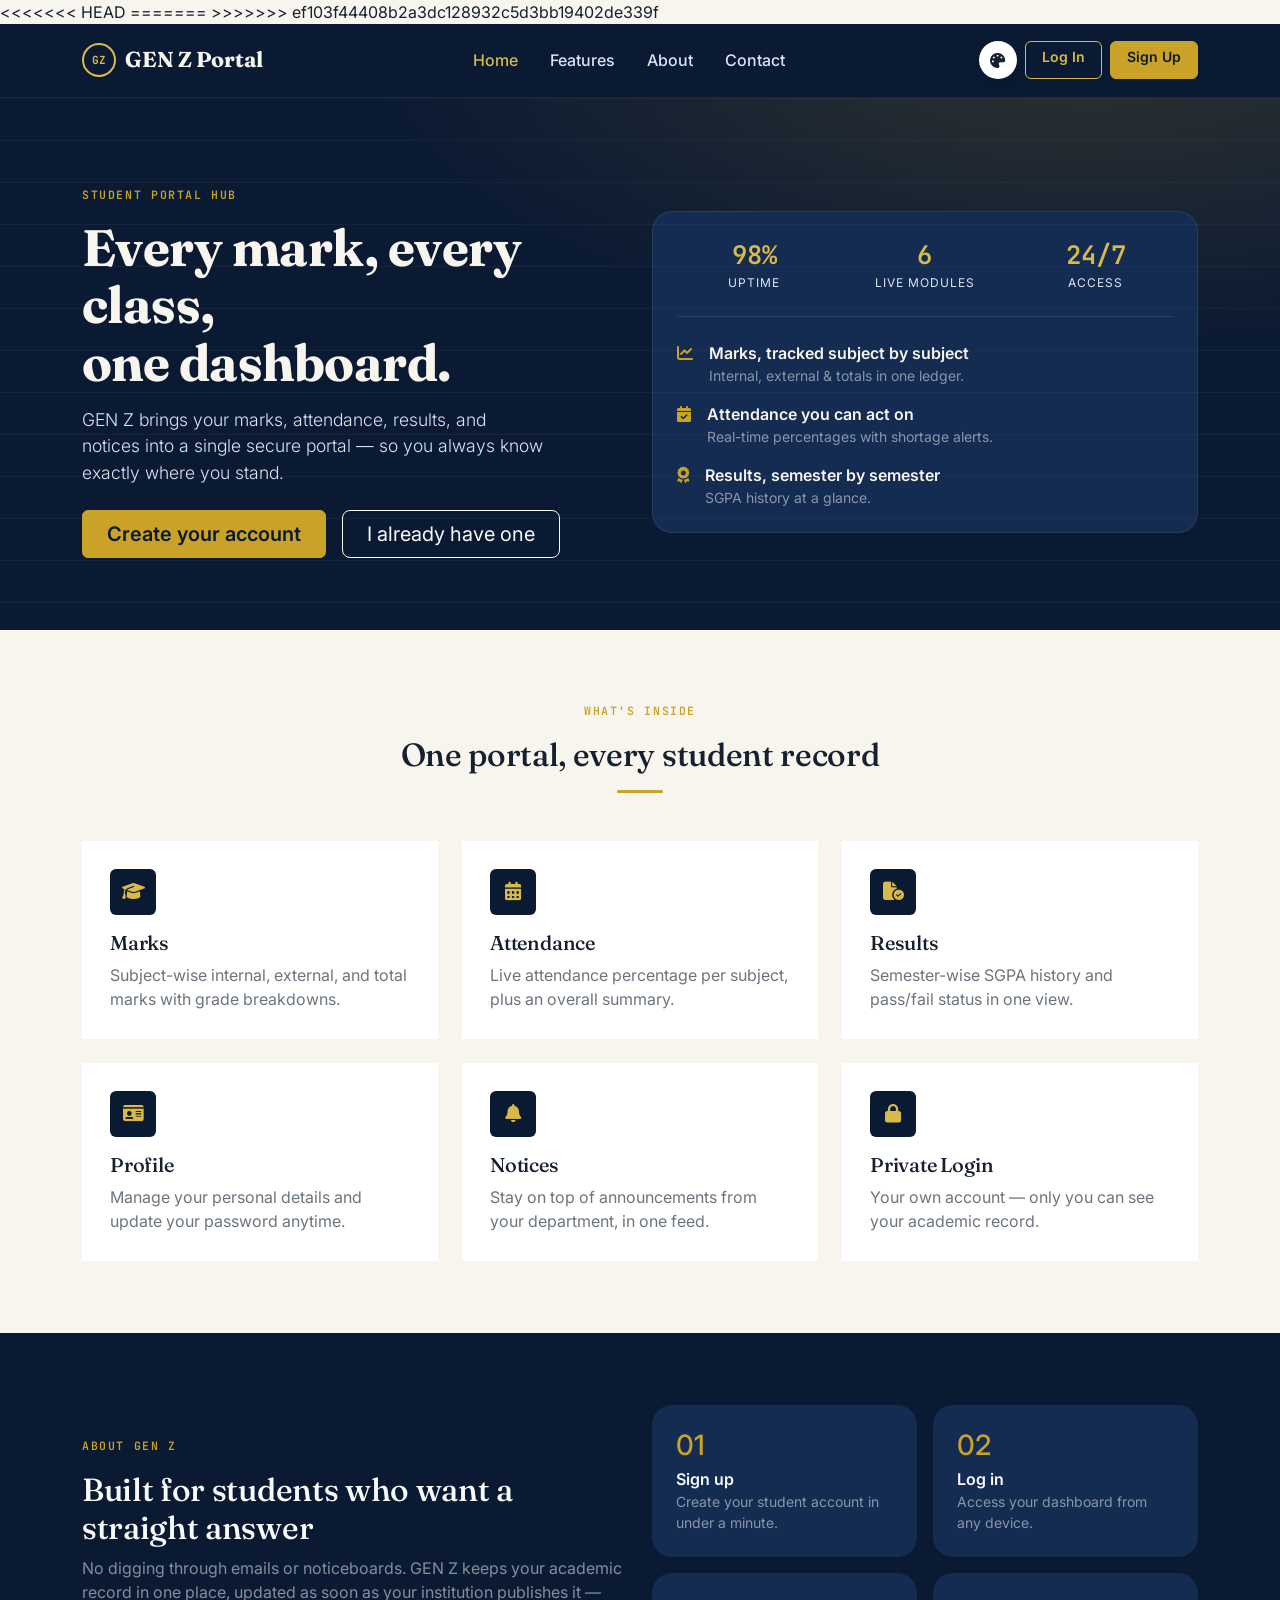
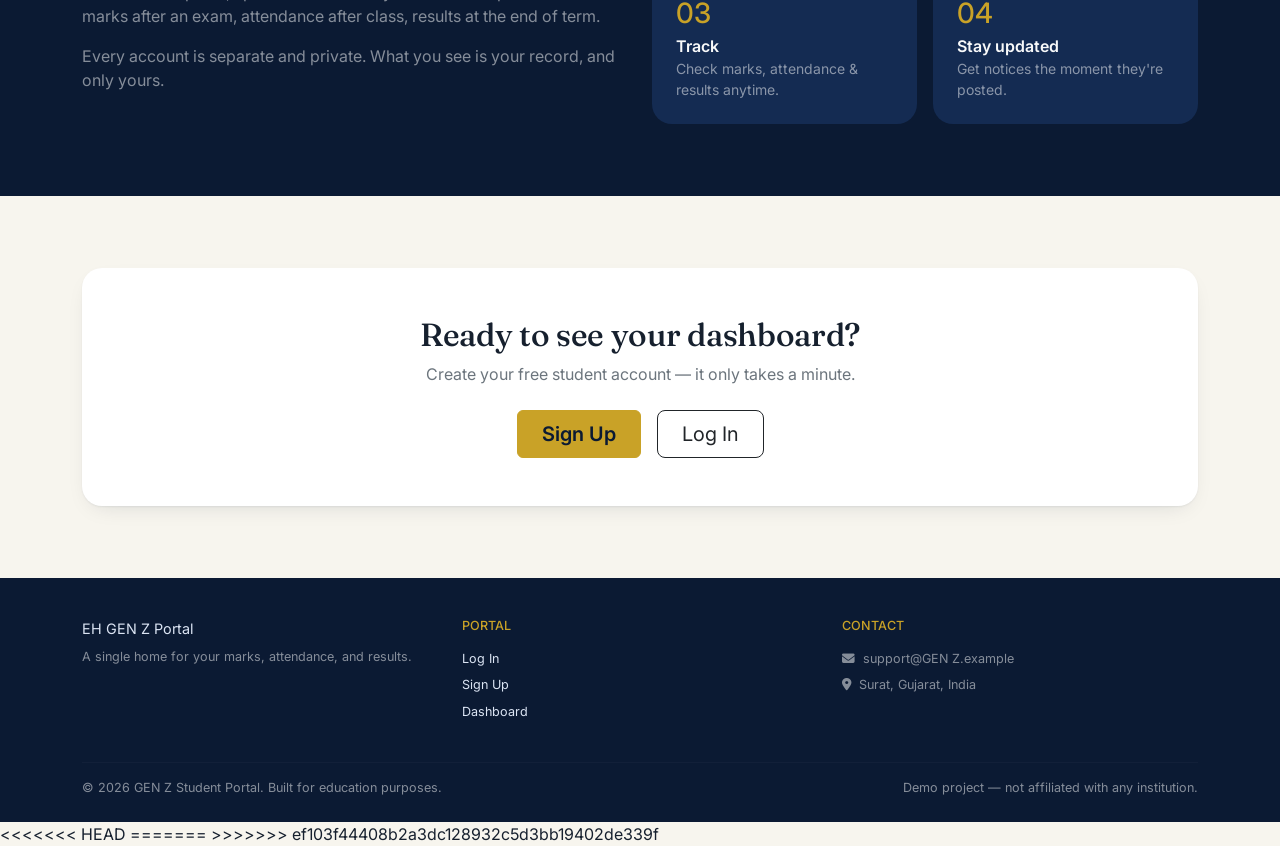
<file: index.html>
<!DOCTYPE html>
<html lang="en">
<head>
<meta charset="UTF-8">
<meta name="viewport" content="width=device-width, initial-scale=1.0">
<<<<<<< HEAD
<script>(function(){try{var t=localStorage.getItem("portalTheme");if(t&&t!=="classic")document.documentElement.setAttribute("data-theme",t);}catch(e){}})();</script>
=======
>>>>>>> ef103f44408b2a3dc128932c5d3bb19402de339f
<title>GEN Z — Student Portal</title>
<link rel="preconnect" href="https://fonts.googleapis.com">
<link href="https://cdn.jsdelivr.net/npm/bootstrap@5.3.3/dist/css/bootstrap.min.css" rel="stylesheet">
<link rel="stylesheet" href="https://cdnjs.cloudflare.com/ajax/libs/font-awesome/6.5.2/css/all.min.css">
<link rel="stylesheet" href="css/style.css">
</head>
<body>

<!-- ============ NAVBAR ============ -->
<nav class="navbar navbar-expand-lg portal-navbar sticky-top">
  <div class="container">
    <a class="navbar-brand" href="index.html">
      <span class="seal">GZ</span> GEN Z Portal
    </a>
    <button class="navbar-toggler bg-light" type="button" data-bs-toggle="collapse" data-bs-target="#navMenu">
      <span class="navbar-toggler-icon"></span>
    </button>
    <div class="collapse navbar-collapse" id="navMenu">
      <ul class="navbar-nav mx-auto">
        <li class="nav-item"><a class="nav-link active" href="index.html">Home</a></li>
        <li class="nav-item"><a class="nav-link" href="#features">Features</a></li>
        <li class="nav-item"><a class="nav-link" href="#about">About</a></li>
        <li class="nav-item"><a class="nav-link" href="#contact">Contact</a></li>
      </ul>
      <div class="d-flex gap-2 mt-3 mt-lg-0">
        <a href="login.html" class="btn btn-outline-gold btn-sm px-3">Log In</a>
        <a href="signup.html" class="btn btn-gold btn-sm px-3">Sign Up</a>
      </div>
    </div>
  </div>
</nav>

<!-- ============ HERO ============ -->
<header class="hero">
  <div class="container position-relative">
    <div class="row align-items-center gy-5">
      <div class="col-lg-6">
        <p class="eyebrow mb-3">Student Portal Hub</p>
        <h1 class="mb-3">Every mark, every class,<br>one dashboard.</h1>
        <p class="lead mb-4">GEN Z brings your marks, attendance, results, and notices into a single secure portal — so you always know exactly where you stand.</p>
        <div class="d-flex flex-wrap gap-3">
          <a href="signup.html" class="btn btn-gold btn-lg px-4">Create your account</a>
          <a href="login.html" class="btn btn-outline-light btn-lg px-4">I already have one</a>
        </div>
      </div>
      <div class="col-lg-6">
        <div class="ledger-strip">
          <div class="row text-center g-3">
            <div class="col-4">
              <div class="stat-num">98%</div>
              <div class="stat-label">Uptime</div>
            </div>
            <div class="col-4">
              <div class="stat-num">6</div>
              <div class="stat-label">Live Modules</div>
            </div>
            <div class="col-4">
              <div class="stat-num">24/7</div>
              <div class="stat-label">Access</div>
            </div>
          </div>
          <hr class="border-secondary my-4">
          <div class="d-flex align-items-start gap-3 mb-3">
            <i class="fa-solid fa-chart-line text-gold mt-1"></i>
            <div>
              <div class="fw-semibold">Marks, tracked subject by subject</div>
              <div class="small text-white-50">Internal, external & totals in one ledger.</div>
            </div>
          </div>
          <div class="d-flex align-items-start gap-3 mb-3">
            <i class="fa-solid fa-calendar-check text-gold mt-1"></i>
            <div>
              <div class="fw-semibold">Attendance you can act on</div>
              <div class="small text-white-50">Real-time percentages with shortage alerts.</div>
            </div>
          </div>
          <div class="d-flex align-items-start gap-3">
            <i class="fa-solid fa-award text-gold mt-1"></i>
            <div>
              <div class="fw-semibold">Results, semester by semester</div>
              <div class="small text-white-50">SGPA history at a glance.</div>
            </div>
          </div>
        </div>
      </div>
    </div>
  </div>
</header>

<!-- ============ FEATURES ============ -->
<section class="section-pad" id="features">
  <div class="container">
    <div class="text-center mb-5">
      <p class="eyebrow">What's inside</p>
      <h2 class="display-font">One portal, every student record</h2>
      <div class="divider-gold mx-auto mt-3"></div>
    </div>
    <div class="row g-4">
      <div class="col-md-6 col-lg-4">
        <div class="feature-card">
          <div class="icon-chip"><i class="fa-solid fa-graduation-cap"></i></div>
          <h3 class="h5">Marks</h3>
          <p class="text-secondary mb-0">Subject-wise internal, external, and total marks with grade breakdowns.</p>
        </div>
      </div>
      <div class="col-md-6 col-lg-4">
        <div class="feature-card">
          <div class="icon-chip"><i class="fa-solid fa-calendar-days"></i></div>
          <h3 class="h5">Attendance</h3>
          <p class="text-secondary mb-0">Live attendance percentage per subject, plus an overall summary.</p>
        </div>
      </div>
      <div class="col-md-6 col-lg-4">
        <div class="feature-card">
          <div class="icon-chip"><i class="fa-solid fa-file-circle-check"></i></div>
          <h3 class="h5">Results</h3>
          <p class="text-secondary mb-0">Semester-wise SGPA history and pass/fail status in one view.</p>
        </div>
      </div>
      <div class="col-md-6 col-lg-4">
        <div class="feature-card">
          <div class="icon-chip"><i class="fa-solid fa-id-card"></i></div>
          <h3 class="h5">Profile</h3>
          <p class="text-secondary mb-0">Manage your personal details and update your password anytime.</p>
        </div>
      </div>
      <div class="col-md-6 col-lg-4">
        <div class="feature-card">
          <div class="icon-chip"><i class="fa-solid fa-bell"></i></div>
          <h3 class="h5">Notices</h3>
          <p class="text-secondary mb-0">Stay on top of announcements from your department, in one feed.</p>
        </div>
      </div>
      <div class="col-md-6 col-lg-4">
        <div class="feature-card">
          <div class="icon-chip"><i class="fa-solid fa-lock"></i></div>
          <h3 class="h5">Private Login</h3>
          <p class="text-secondary mb-0">Your own account — only you can see your academic record.</p>
        </div>
      </div>
    </div>
  </div>
</section>

<!-- ============ ABOUT ============ -->
<section class="section-pad bg-navy text-light" id="about">
  <div class="container">
    <div class="row align-items-center gy-4">
      <div class="col-lg-6">
        <p class="eyebrow">About GEN Z</p>
        <h2 class="display-font">Built for students who want a straight answer</h2>
        <p class="text-white-50">No digging through emails or noticeboards. GEN Z keeps your academic record in one place, updated as soon as your institution publishes it — marks after an exam, attendance after class, results at the end of term.</p>
        <p class="text-white-50 mb-0">Every account is separate and private. What you see is your record, and only yours.</p>
      </div>
      <div class="col-lg-6">
        <div class="row g-3">
          <div class="col-6">
            <div class="p-4 rounded-lg" style="background: var(--navy-800);">
              <div class="h3 text-gold mb-1">01</div>
              <div class="fw-semibold">Sign up</div>
              <div class="small text-white-50">Create your student account in under a minute.</div>
            </div>
          </div>
          <div class="col-6">
            <div class="p-4 rounded-lg" style="background: var(--navy-800);">
              <div class="h3 text-gold mb-1">02</div>
              <div class="fw-semibold">Log in</div>
              <div class="small text-white-50">Access your dashboard from any device.</div>
            </div>
          </div>
          <div class="col-6">
            <div class="p-4 rounded-lg" style="background: var(--navy-800);">
              <div class="h3 text-gold mb-1">03</div>
              <div class="fw-semibold">Track</div>
              <div class="small text-white-50">Check marks, attendance & results anytime.</div>
            </div>
          </div>
          <div class="col-6">
            <div class="p-4 rounded-lg" style="background: var(--navy-800);">
              <div class="h3 text-gold mb-1">04</div>
              <div class="fw-semibold">Stay updated</div>
              <div class="small text-white-50">Get notices the moment they're posted.</div>
            </div>
          </div>
        </div>
      </div>
    </div>
  </div>
</section>

<!-- ============ CTA / CONTACT ============ -->
<section class="section-pad" id="contact">
  <div class="container">
    <div class="panel p-5 text-center rounded-lg">
      <h2 class="display-font mb-2">Ready to see your dashboard?</h2>
      <p class="text-secondary mb-4">Create your free student account — it only takes a minute.</p>
      <div class="d-flex justify-content-center gap-3 flex-wrap">
        <a href="signup.html" class="btn btn-gold btn-lg px-4">Sign Up</a>
        <a href="login.html" class="btn btn-outline-dark btn-lg px-4">Log In</a>
      </div>
    </div>
  </div>
</section>

<!-- ============ FOOTER ============ -->
<footer class="portal-footer">
  <div class="container">
    <div class="row gy-4">
      <div class="col-md-4">
        <div class="navbar-brand mb-2"><span class="seal">EH</span> GEN Z Portal</div>
        <p class="text-white-50 small mb-0">A single home for your marks, attendance, and results.</p>
      </div>
      <div class="col-md-4">
        <h6 class="text-uppercase small text-gold mb-3">Portal</h6>
        <ul class="list-unstyled small">
          <li class="mb-2"><a href="login.html">Log In</a></li>
          <li class="mb-2"><a href="signup.html">Sign Up</a></li>
          <li class="mb-2"><a href="dashboard.html">Dashboard</a></li>
        </ul>
      </div>
      <div class="col-md-4">
        <h6 class="text-uppercase small text-gold mb-3">Contact</h6>
        <ul class="list-unstyled small text-white-50">
          <li class="mb-2"><i class="fa-solid fa-envelope me-2"></i>support@GEN Z.example</li>
          <li class="mb-2"><i class="fa-solid fa-location-dot me-2"></i>Surat, Gujarat, India</li>
        </ul>
      </div>
    </div>
    <hr>
    <div class="d-flex flex-column flex-md-row justify-content-between small text-white-50">
      <span>© 2026 GEN Z Student Portal. Built for education purposes.</span>
      <span>Demo project — not affiliated with any institution.</span>
    </div>
  </div>
</footer>

<script src="https://cdn.jsdelivr.net/npm/bootstrap@5.3.3/dist/js/bootstrap.bundle.min.js"></script>
<<<<<<< HEAD
<script src="js/theme.js"></script>
=======
>>>>>>> ef103f44408b2a3dc128932c5d3bb19402de339f
</body>
</html>
</file>
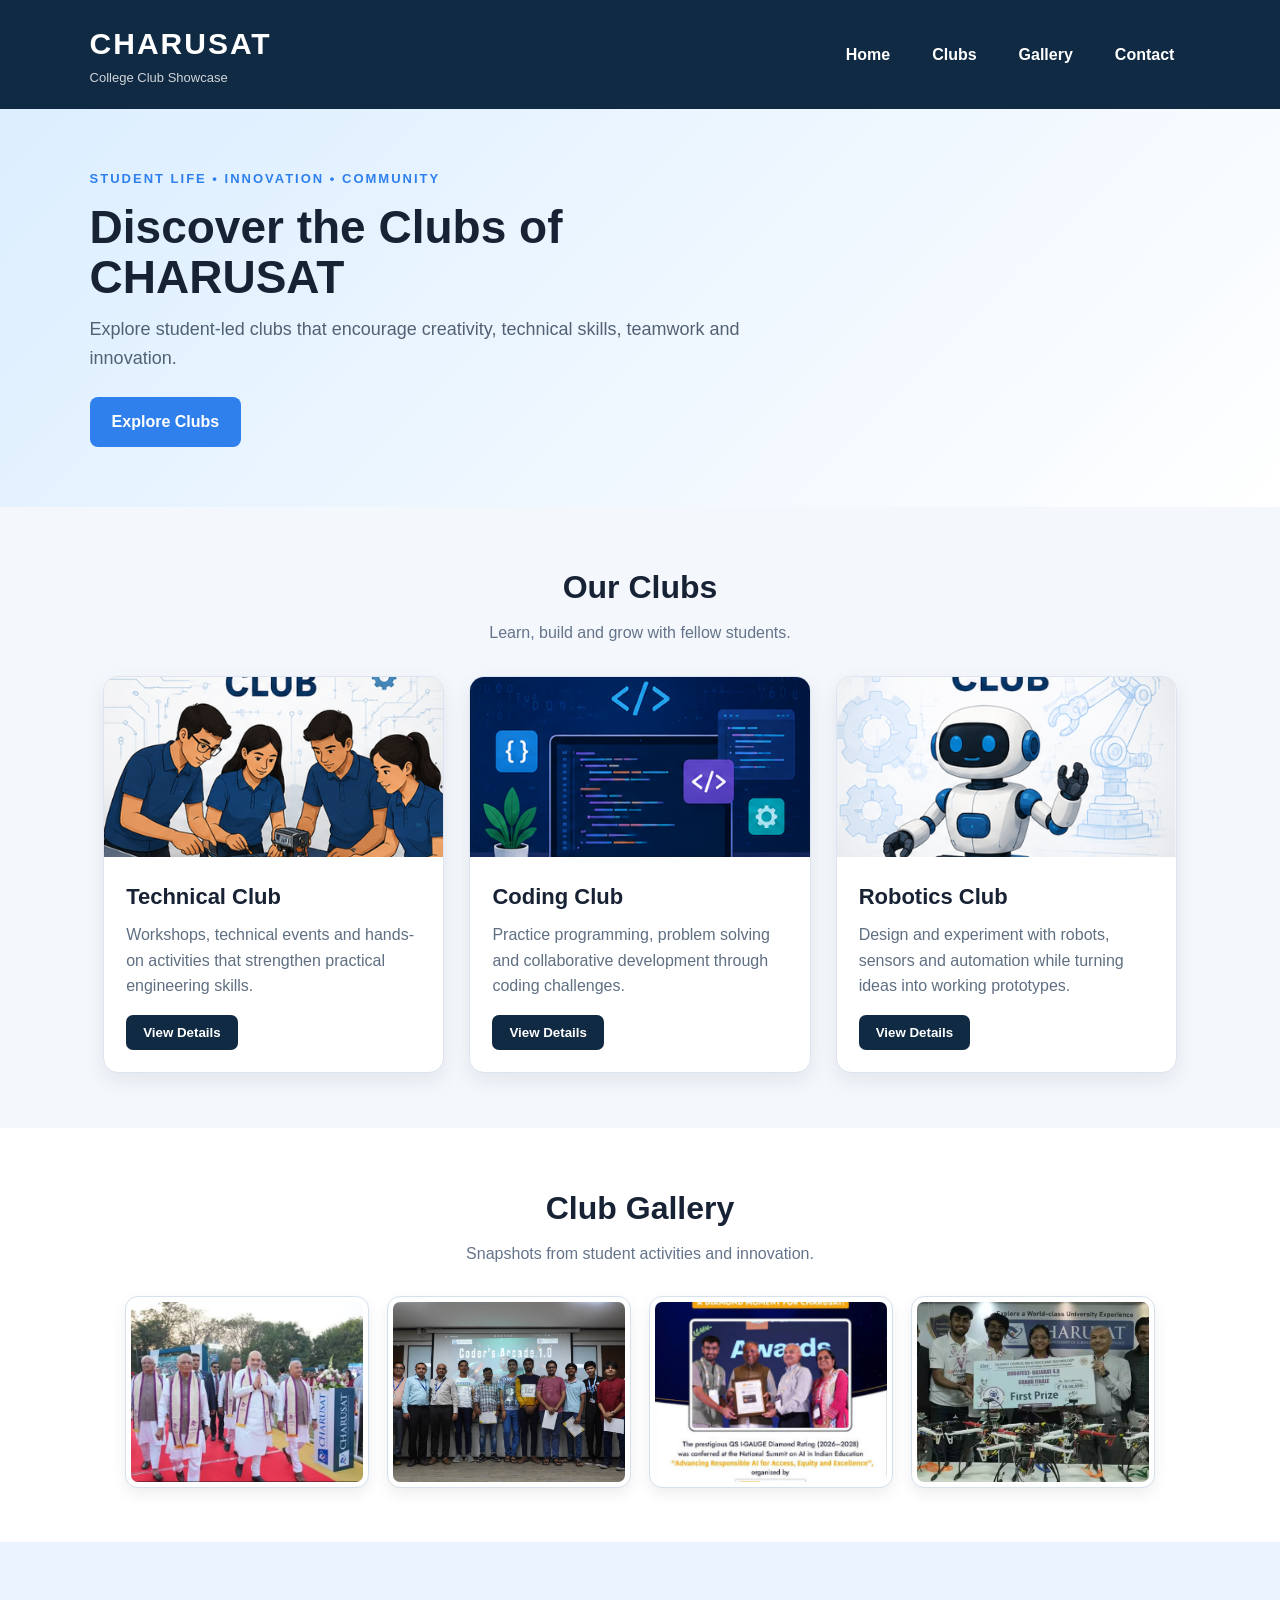
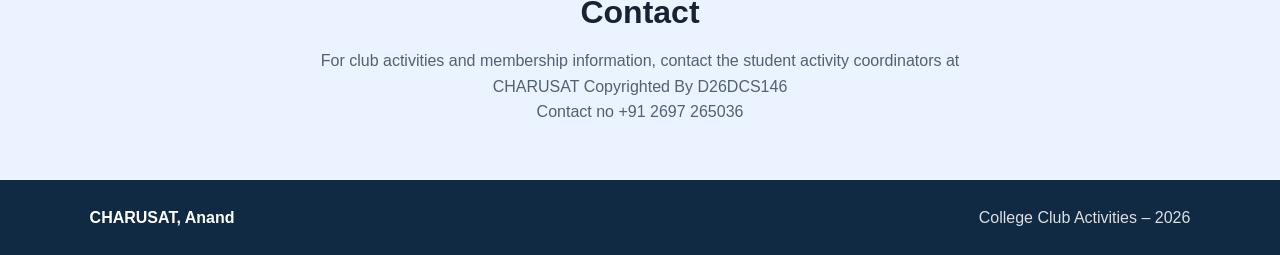
<file: CIE1/INDEX.HTML>
<!DOCTYPE html> <!-- html5 -->
<html lang="eng">
<head>
 <meta charset="UTF-8">
  <meta name="viewport" content="width=device-width, initial-scale=1.0">
  <title>CHARUSAT - College Club Showcase</title>
  <link rel="stylesheet" href="style.css">
</head>
<body>
    <body>
<header class="site-header">
  <div class="brand">
    <h1>CHARUSAT</h1>
    <p>College Club Showcase</p>
  </div>
  <nav>
    <a href="#home">Home</a>
    <a href="#clubs">Clubs</a>
    <a href="#gallery">Gallery</a>
    <a href="#contact">Contact</a>
  </nav>
</header>

<main>
<section id="home" class="hero">
  <div>
    <p class="eyebrow">Student Life • Innovation • Community</p>
    <h2>Discover the Clubs of CHARUSAT</h2>
    <p>Explore student-led clubs that encourage creativity, technical skills, teamwork and innovation.</p>
    <a class="hero-btn" href="#clubs">Explore Clubs</a>
  </div>
</section>

    
<section id="clubs" class="section">
  <h2>Our Clubs</h2>
  <p class="section-intro">Learn, build and grow with fellow students.</p>
  <div class="club-container">
    <article class="club-card">
      <img src="Images/technical-club.png" alt="Technical Club">
      <div class="card-content">
        <h3>Technical Club</h3>
        <p>Workshops, technical events and hands-on activities that strengthen practical engineering skills.</p>
        <button>View Details</button>
      </div>
       </article>
    <article class="club-card">
      <img src="Images/coding-club.png" alt="Coding Club">
      <div class="card-content">
        <h3>Coding Club</h3>
        <p>Practice programming, problem solving and collaborative development through coding challenges.</p>
        <button>View Details</button>
      </div>
    </article>
    <article class="club-card">
      <img src="Images/robotics-club.png" alt="Robotics Club">
      <div class="card-content">
        <h3>Robotics Club</h3>
        <p>Design and experiment with robots, sensors and automation while turning ideas into working prototypes.</p>
        <button>View Details</button>
      </div>
    </article>
      </div>
</section>


<section id="gallery" class="section gallery-section">
  <h2>Club Gallery</h2>
  <p class="section-intro">Snapshots from student activities and innovation.</p>
  <div class="gallery">
    <img src="Images/activity-1.png" alt="Technical workshop activity">
    <img src="Images/activity-2.png" alt="Coding activity">
    <img src="Images/activity-3.png" alt="Robotics activity">
    <img src="Images/activity-4.png" alt="College club activity">
  </div>
</section>



<section id="contact" class="contact">
  <h2>Contact</h2>
  <p>For club activities and membership information, contact the student activity coordinators at CHARUSAT
    Copyrighted By D26DCS146 <br>
    Contact no +91 2697 265036
  </p>
</section>
</main>

<footer>
  <strong>CHARUSAT, Anand</strong>
  <span>College Club Activities – 2026</span>
</footer>
</body>
</html>
</file>
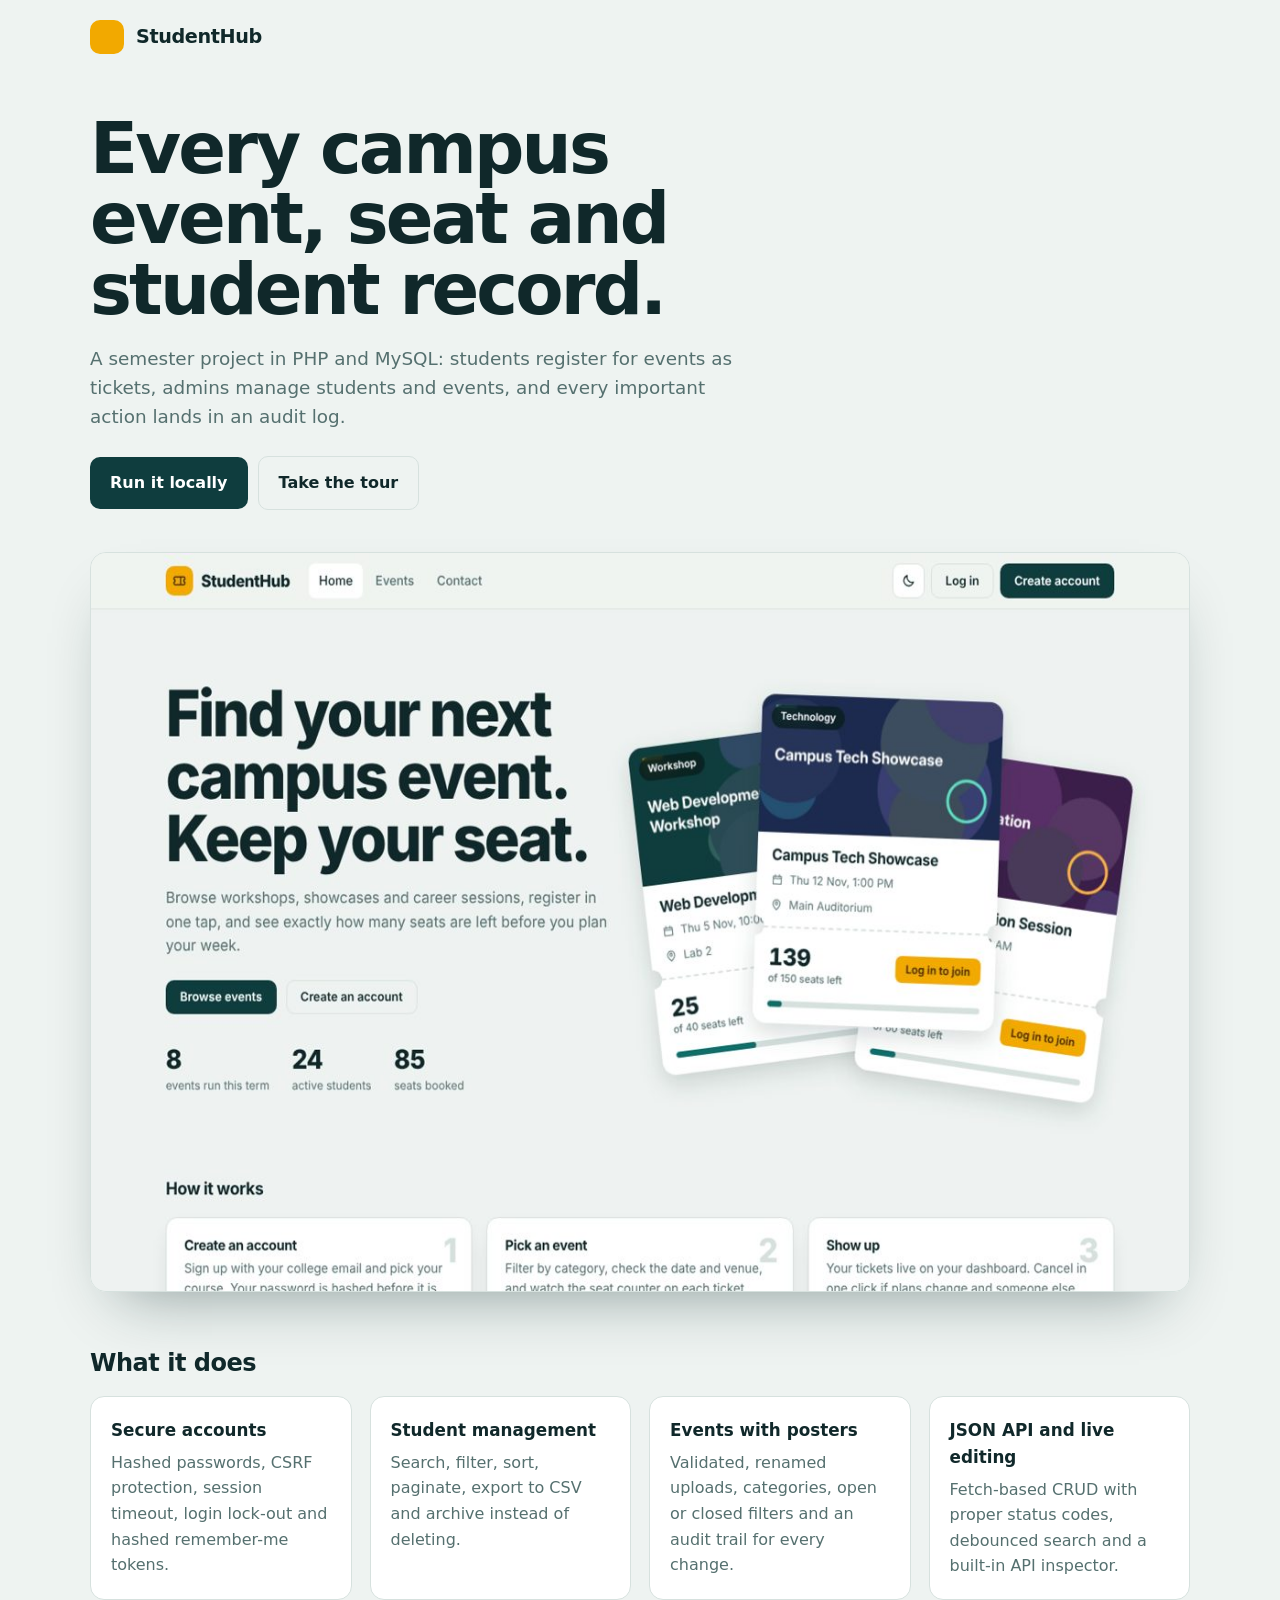
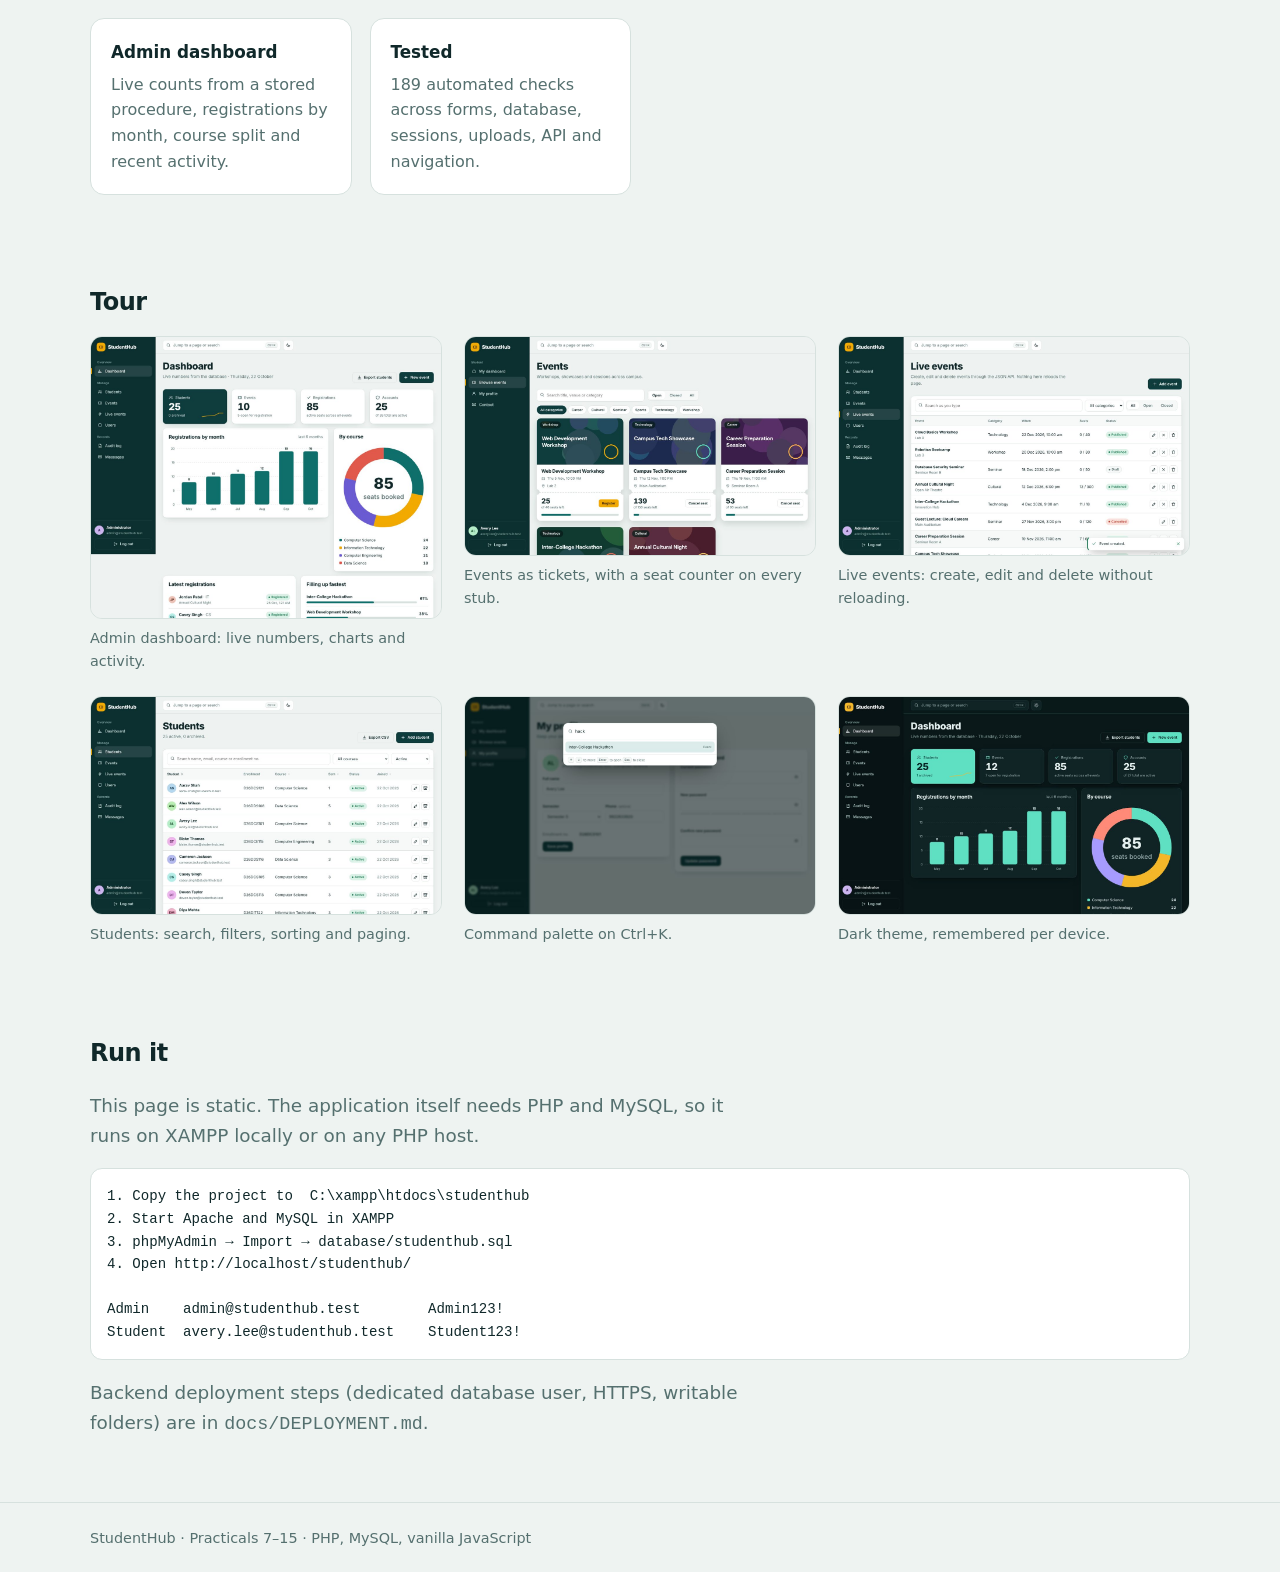
<file: static-demo/index.html>
<!doctype html>
<html lang="en">
<head>
<meta charset="utf-8">
<meta name="viewport" content="width=device-width, initial-scale=1">
<title>StudentHub · campus events and student records</title>
<meta name="description" content="Static showcase of StudentHub, a PHP and MySQL campus portal. The live application runs on a PHP host; this page is the online front door.">
<style>
:root{--bg:#eef3f1;--surface:#fff;--ink:#10282a;--muted:#55706f;--line:#d6e1de;--brand:#0f3d3e;--accent:#f2a900}
@media (prefers-color-scheme:dark){:root{--bg:#0a1819;--surface:#112425;--ink:#e6f1ef;--muted:#93adab;--line:#234142;--brand:#5fe0c2}}
*{box-sizing:border-box}body{margin:0;background:var(--bg);color:var(--ink);font:16px/1.6 "Public Sans",system-ui,-apple-system,"Segoe UI",sans-serif}
.wrap{width:min(1100px,100% - 40px);margin-inline:auto}
header{padding:20px 0;display:flex;align-items:center;gap:12px;font-weight:800;font-size:1.2rem;letter-spacing:-.02em}
header i{width:34px;height:34px;border-radius:10px;background:var(--accent);display:inline-block}
h1{font-size:clamp(2.4rem,1.5rem + 4vw,4.4rem);line-height:1;letter-spacing:-.04em;margin:40px 0 18px;max-width:14ch}
h2{font-size:1.5rem;letter-spacing:-.02em;margin:0 0 14px}
.lede{color:var(--muted);font-size:1.15rem;max-width:56ch}
.btn{display:inline-block;padding:13px 20px;border-radius:10px;background:var(--brand);color:#fff;text-decoration:none;font-weight:600;margin:6px 10px 6px 0}
@media (prefers-color-scheme:dark){.btn{color:#062524}}
.btn.alt{background:transparent;color:var(--ink);border:1px solid var(--line)}
.hero img{width:100%;border-radius:16px;border:1px solid var(--line);box-shadow:0 30px 60px -30px rgba(10,40,40,.45);margin-top:36px}
section{padding:44px 0}
.grid{display:grid;grid-template-columns:repeat(auto-fit,minmax(260px,1fr));gap:18px}
.card{background:var(--surface);border:1px solid var(--line);border-radius:14px;padding:20px}
.card h3{margin:0 0 6px;font-size:1.05rem}.card p{margin:0;color:var(--muted)}
figure{margin:0}figure img{width:100%;border-radius:12px;border:1px solid var(--line);display:block}figcaption{color:var(--muted);font-size:.9rem;margin-top:8px}
.shots{display:grid;grid-template-columns:repeat(auto-fit,minmax(320px,1fr));gap:22px}
pre{background:var(--surface);border:1px solid var(--line);padding:16px;border-radius:12px;overflow-x:auto;font-size:.88rem}
footer{border-top:1px solid var(--line);padding:24px 0;color:var(--muted);font-size:.9rem}
:focus-visible{outline:3px solid var(--accent);outline-offset:2px}
</style>
</head>
<body>
<div class="wrap">
  <header><i aria-hidden="true"></i>StudentHub</header>
  <div class="hero">
    <h1>Every campus event, seat and student record.</h1>
    <p class="lede">A semester project in PHP and MySQL: students register for events as tickets, admins manage students and events, and every important action lands in an audit log.</p>
    <a class="btn" href="#run">Run it locally</a><a class="btn alt" href="#tour">Take the tour</a>
    <img src="img/home.jpg" alt="StudentHub home page with three event tickets showing seats left" width="1200" height="740">
  </div>

  <section aria-labelledby="f">
    <h2 id="f">What it does</h2>
    <div class="grid">
      <div class="card"><h3>Secure accounts</h3><p>Hashed passwords, CSRF protection, session timeout, login lock-out and hashed remember-me tokens.</p></div>
      <div class="card"><h3>Student management</h3><p>Search, filter, sort, paginate, export to CSV and archive instead of deleting.</p></div>
      <div class="card"><h3>Events with posters</h3><p>Validated, renamed uploads, categories, open or closed filters and an audit trail for every change.</p></div>
      <div class="card"><h3>JSON API and live editing</h3><p>Fetch-based CRUD with proper status codes, debounced search and a built-in API inspector.</p></div>
      <div class="card"><h3>Admin dashboard</h3><p>Live counts from a stored procedure, registrations by month, course split and recent activity.</p></div>
      <div class="card"><h3>Tested</h3><p>189 automated checks across forms, database, sessions, uploads, API and navigation.</p></div>
    </div>
  </section>

  <section id="tour" aria-labelledby="t">
    <h2 id="t">Tour</h2>
    <div class="shots">
      <figure><img src="img/dashboard.jpg" alt="Admin dashboard with charts" loading="lazy"><figcaption>Admin dashboard: live numbers, charts and activity.</figcaption></figure>
      <figure><img src="img/events.jpg" alt="Event tickets grid" loading="lazy"><figcaption>Events as tickets, with a seat counter on every stub.</figcaption></figure>
      <figure><img src="img/live.jpg" alt="AJAX events page with API inspector" loading="lazy"><figcaption>Live events: create, edit and delete without reloading.</figcaption></figure>
      <figure><img src="img/students.jpg" alt="Student management table" loading="lazy"><figcaption>Students: search, filters, sorting and paging.</figcaption></figure>
      <figure><img src="img/palette.jpg" alt="Command palette" loading="lazy"><figcaption>Command palette on Ctrl+K.</figcaption></figure>
      <figure><img src="img/dark.jpg" alt="Dark theme dashboard" loading="lazy"><figcaption>Dark theme, remembered per device.</figcaption></figure>
    </div>
  </section>

  <section id="run" aria-labelledby="r">
    <h2 id="r">Run it</h2>
    <p class="lede">This page is static. The application itself needs PHP and MySQL, so it runs on XAMPP locally or on any PHP host.</p>
<pre>1. Copy the project to  C:\xampp\htdocs\studenthub
2. Start Apache and MySQL in XAMPP
3. phpMyAdmin → Import → database/studenthub.sql
4. Open http://localhost/studenthub/

Admin    admin@studenthub.test        Admin123!
Student  avery.lee@studenthub.test    Student123!</pre>
    <p class="lede">Backend deployment steps (dedicated database user, HTTPS, writable folders) are in <code>docs/DEPLOYMENT.md</code>.</p>
  </section>
</div>
<footer><div class="wrap">StudentHub · Practicals 7–15 · PHP, MySQL, vanilla JavaScript</div></footer>
</body>
</html>
</file>
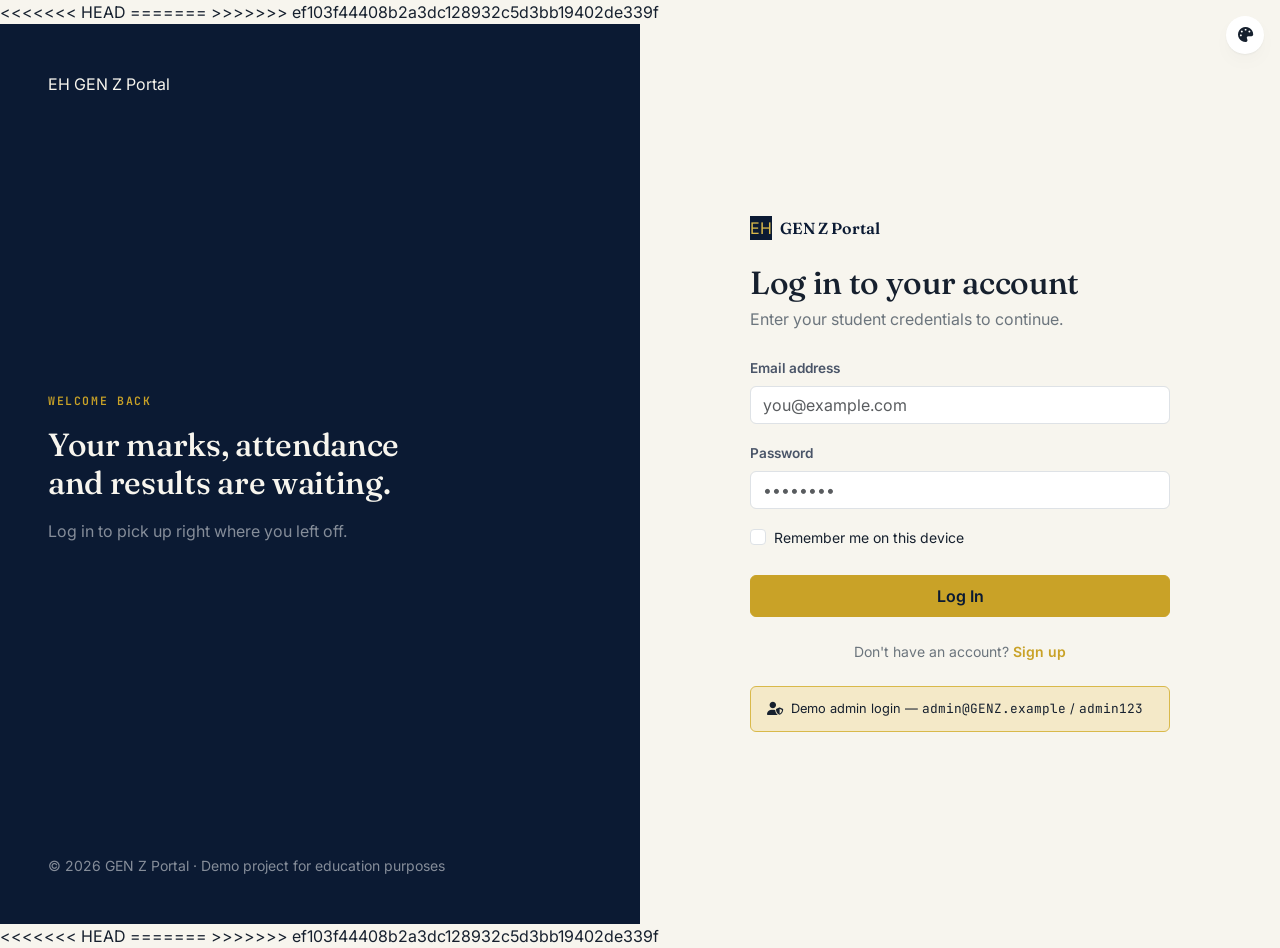
<file: attendance.html>
<!DOCTYPE html>
<html lang="en">
<head>
<meta charset="UTF-8">
<meta name="viewport" content="width=device-width, initial-scale=1.0">
<<<<<<< HEAD
<script>(function(){try{var t=localStorage.getItem("portalTheme");if(t&&t!=="classic")document.documentElement.setAttribute("data-theme",t);}catch(e){}})();</script>
=======
>>>>>>> ef103f44408b2a3dc128932c5d3bb19402de339f
<title>Attendance — EduHub Portal</title>
<link href="https://cdn.jsdelivr.net/npm/bootstrap@5.3.3/dist/css/bootstrap.min.css" rel="stylesheet">
<link rel="stylesheet" href="https://cdnjs.cloudflare.com/ajax/libs/font-awesome/6.5.2/css/all.min.css">
<link rel="stylesheet" href="css/style.css">
</head>
<body>

<div class="shell">
  <aside class="sidebar" id="sidebar">
    <div class="brand"><span class="seal">EH</span> EduHub</div>
    <div class="nav-section-label">Main</div>
    <a href="dashboard.html" class="side-link"><i class="fa-solid fa-gauge"></i> Dashboard</a>
    <a href="marks.html" class="side-link"><i class="fa-solid fa-graduation-cap"></i> Marks</a>
    <a href="attendance.html" class="side-link active"><i class="fa-solid fa-calendar-days"></i> Attendance</a>
    <a href="results.html" class="side-link"><i class="fa-solid fa-file-circle-check"></i> Results</a>
    <div class="nav-section-label">Account</div>
    <a href="profile.html" class="side-link"><i class="fa-solid fa-id-card"></i> Profile</a>
    <a href="#" class="side-link" id="logoutLink"><i class="fa-solid fa-right-from-bracket"></i> Log Out</a>
  </aside>
  <div class="sidebar-backdrop" id="sidebarBackdrop"></div>

  <div class="main-content">
    <div class="topbar">
      <div class="d-flex align-items-center gap-3">
        <button class="btn btn-sm btn-outline-secondary sidebar-toggle-btn" id="sidebarToggle"><i class="fa-solid fa-bars"></i></button>
        <div>
          <div class="fw-semibold" style="font-family:'Fraunces',serif;">Attendance</div>
          <div class="small text-secondary">Subject-wise attendance percentage</div>
        </div>
      </div>
      <div class="avatar-circle" id="avatarInit">--</div>
    </div>

    <div class="page-body">
      <div class="row g-4 mb-4">
        <div class="col-lg-4">
          <div class="panel h-100 p-4 text-center">
            <p class="eyebrow mb-3">Overall</p>
            <div class="donut" id="donut">
              <div class="donut-inner">
                <div class="val" id="donutVal">--%</div>
                <div class="lbl">Attended</div>
              </div>
            </div>
            <p class="small text-secondary mt-3 mb-0" id="donutNote">Minimum required: 75%</p>
          </div>
        </div>
        <div class="col-lg-8">
          <div class="panel h-100">
            <div class="panel-header"><h3>Attendance Alerts</h3></div>
            <div class="panel-body" id="alertList">
              <p class="text-secondary small mb-0">No shortages — great job staying consistent!</p>
            </div>
          </div>
        </div>
      </div>

      <div class="panel">
        <div class="panel-header"><h3>Subject-wise Attendance</h3></div>
        <div class="panel-body" id="attendanceRows"></div>
      </div>
    </div>
  </div>
</div>

<script src="https://cdn.jsdelivr.net/npm/bootstrap@5.3.3/dist/js/bootstrap.bundle.min.js"></script>
<<<<<<< HEAD
<script src="js/theme.js"></script>
=======
>>>>>>> ef103f44408b2a3dc128932c5d3bb19402de339f
<script src="js/auth.js"></script>
<script src="js/sidebar.js"></script>
<script src="js/attendance.js"></script>
</body>
</html>
</file>
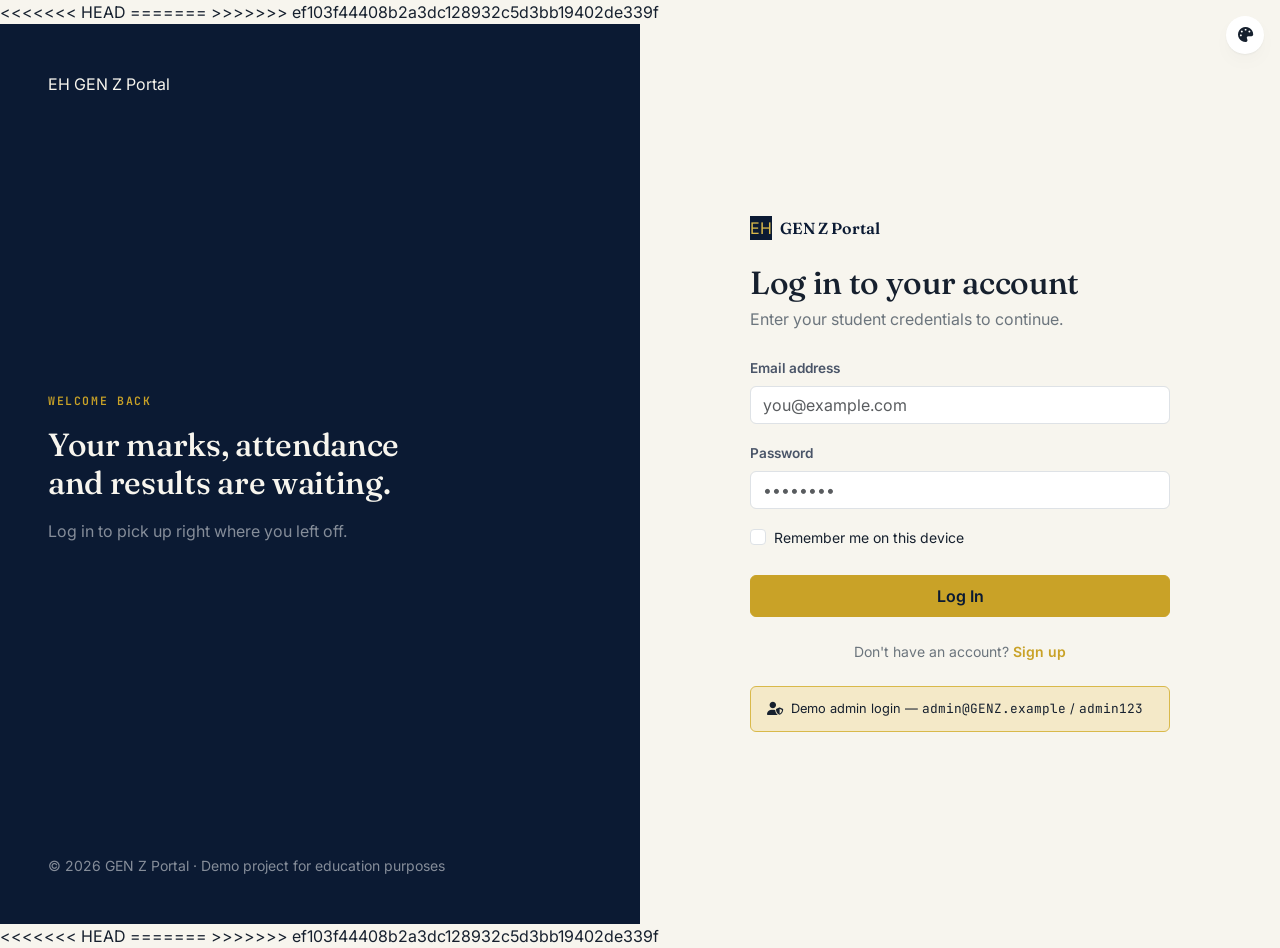
<file: dashboard.html>
<!DOCTYPE html>
<html lang="en">
<head>
<meta charset="UTF-8">
<meta name="viewport" content="width=device-width, initial-scale=1.0">
<<<<<<< HEAD
<script>(function(){try{var t=localStorage.getItem("portalTheme");if(t&&t!=="classic")document.documentElement.setAttribute("data-theme",t);}catch(e){}})();</script>
=======
>>>>>>> ef103f44408b2a3dc128932c5d3bb19402de339f
<title>Dashboard — EduHub Portal</title>
<link href="https://cdn.jsdelivr.net/npm/bootstrap@5.3.3/dist/css/bootstrap.min.css" rel="stylesheet">
<link rel="stylesheet" href="https://cdnjs.cloudflare.com/ajax/libs/font-awesome/6.5.2/css/all.min.css">
<link rel="stylesheet" href="css/style.css">
</head>
<body>

<div class="shell">
  <!-- ===== SIDEBAR ===== -->
  <aside class="sidebar" id="sidebar">
    <div class="brand"><span class="seal">EH</span> EduHub</div>
    <div class="nav-section-label">Main</div>
    <a href="dashboard.html" class="side-link active"><i class="fa-solid fa-gauge"></i> Dashboard</a>
    <a href="marks.html" class="side-link"><i class="fa-solid fa-graduation-cap"></i> Marks</a>
    <a href="attendance.html" class="side-link"><i class="fa-solid fa-calendar-days"></i> Attendance</a>
    <a href="results.html" class="side-link"><i class="fa-solid fa-file-circle-check"></i> Results</a>
    <div class="nav-section-label">Account</div>
    <a href="profile.html" class="side-link"><i class="fa-solid fa-id-card"></i> Profile</a>
    <a href="#" class="side-link" id="logoutLink"><i class="fa-solid fa-right-from-bracket"></i> Log Out</a>
  </aside>
  <div class="sidebar-backdrop" id="sidebarBackdrop"></div>

  <!-- ===== MAIN ===== -->
  <div class="main-content">
    <div class="topbar">
      <div class="d-flex align-items-center gap-3">
        <button class="btn btn-sm btn-outline-secondary sidebar-toggle-btn" id="sidebarToggle"><i class="fa-solid fa-bars"></i></button>
        <div>
          <div class="fw-semibold" style="font-family:'Fraunces',serif;">Dashboard</div>
          <div class="small text-secondary">Welcome back, <span id="topName">Student</span></div>
        </div>
      </div>
      <div class="d-flex align-items-center gap-3">
        <div class="avatar-circle" id="avatarInit">--</div>
      </div>
    </div>

    <div class="page-body">
      <!-- Welcome + seal -->
      <div class="panel p-4 mb-4 d-flex flex-wrap align-items-center gap-4">
        <div class="seal-badge">
          <div class="text-center">
            <div class="seal-value" id="sealCgpa">--</div>
            <div class="seal-caption">CGPA</div>
          </div>
        </div>
        <div>
          <p class="eyebrow mb-1">Student ID: <span id="sidStudentId">--</span></p>
          <h2 class="display-font mb-1" id="welcomeName">Welcome!</h2>
          <p class="text-secondary mb-0" id="welcomeCourse">--</p>
        </div>
      </div>

      <!-- KPI row -->
      <div class="row g-3 mb-4">
        <div class="col-6 col-lg-3">
          <div class="kpi-card">
            <div class="kpi-label">Overall Attendance</div>
            <div class="kpi-value" id="kpiAttendance">--%</div>
            <div class="small kpi-delta up mt-1"><i class="fa-solid fa-arrow-trend-up"></i> On track</div>
          </div>
        </div>
        <div class="col-6 col-lg-3">
          <div class="kpi-card">
            <div class="kpi-label">Average Marks</div>
            <div class="kpi-value" id="kpiMarks">--%</div>
            <div class="small kpi-delta up mt-1"><i class="fa-solid fa-arrow-trend-up"></i> Across 6 subjects</div>
          </div>
        </div>
        <div class="col-6 col-lg-3">
          <div class="kpi-card">
            <div class="kpi-label">Latest SGPA</div>
            <div class="kpi-value" id="kpiSgpa">--</div>
            <div class="small text-secondary mt-1">Most recent semester</div>
          </div>
        </div>
        <div class="col-6 col-lg-3">
          <div class="kpi-card">
            <div class="kpi-label">Subjects Enrolled</div>
            <div class="kpi-value" id="kpiSubjects">--</div>
            <div class="small text-secondary mt-1">This semester</div>
          </div>
        </div>
      </div>

      <div class="row g-4">
        <div class="col-lg-7">
          <div class="panel">
            <div class="panel-header">
              <h3>Marks Snapshot</h3>
              <a href="marks.html" class="small fw-semibold" style="color:var(--gold-500);">View all →</a>
            </div>
            <div class="panel-body p-0">
              <table class="ledger" id="marksSnapshotTable">
                <thead>
                  <tr><th>Subject</th><th>Total</th><th>Grade</th></tr>
                </thead>
                <tbody></tbody>
              </table>
            </div>
          </div>
        </div>
        <div class="col-lg-5">
          <div class="panel h-100">
            <div class="panel-header">
              <h3>Notices</h3>
            </div>
            <div class="panel-body" id="noticeList"></div>
          </div>
        </div>
      </div>
    </div>
  </div>
</div>

<script src="https://cdn.jsdelivr.net/npm/bootstrap@5.3.3/dist/js/bootstrap.bundle.min.js"></script>
<<<<<<< HEAD
<script src="js/theme.js"></script>
=======
>>>>>>> ef103f44408b2a3dc128932c5d3bb19402de339f
<script src="js/auth.js"></script>
<script src="js/dashboard.js"></script>
</body>
</html>
</file>
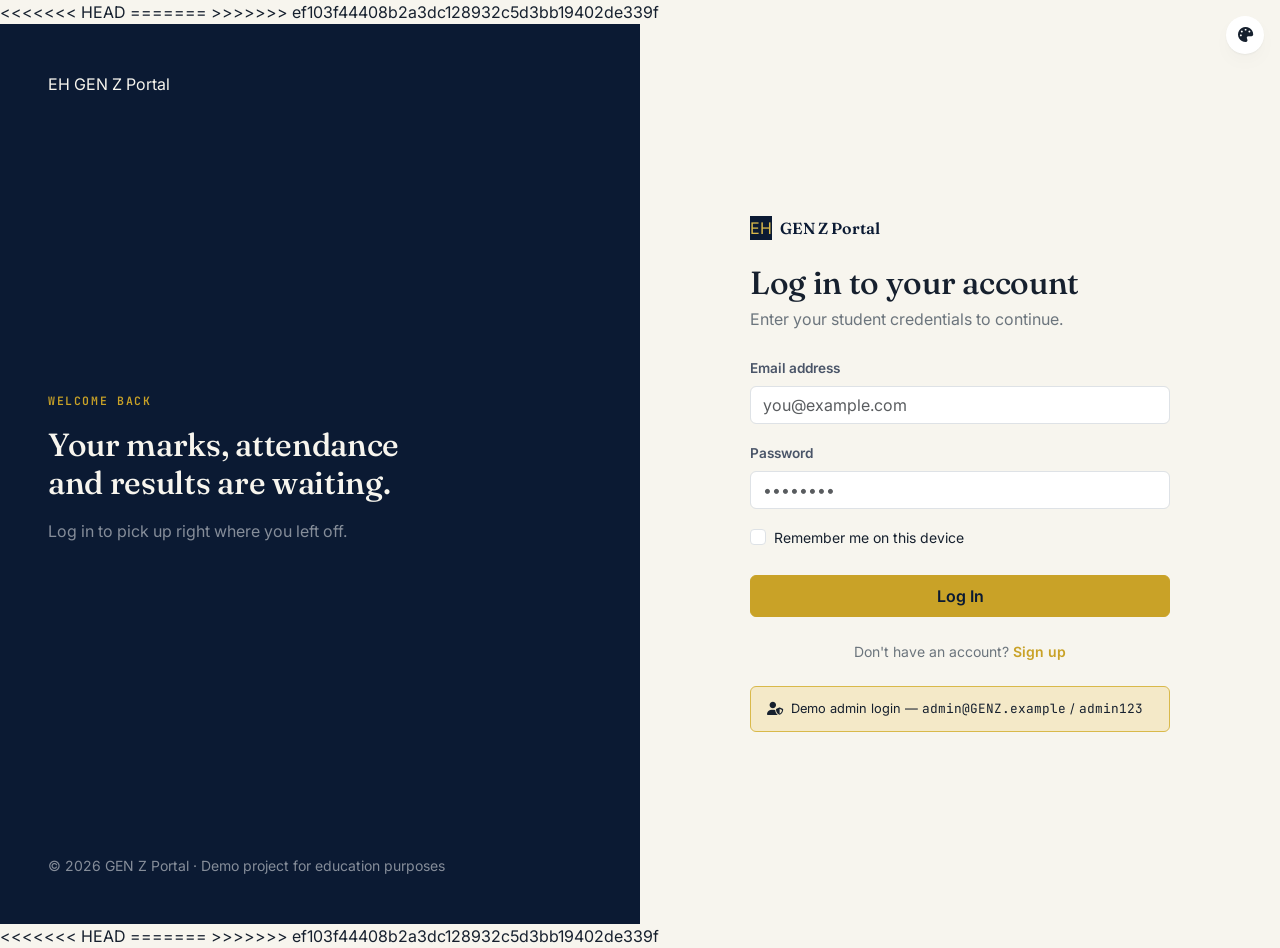
<file: login.html>
<!DOCTYPE html>
<html lang="en">
<head>
<meta charset="UTF-8">
<meta name="viewport" content="width=device-width, initial-scale=1.0">
<<<<<<< HEAD
<script>(function(){try{var t=localStorage.getItem("portalTheme");if(t&&t!=="classic")document.documentElement.setAttribute("data-theme",t);}catch(e){}})();</script>
=======
>>>>>>> ef103f44408b2a3dc128932c5d3bb19402de339f
<title>Log In — GEN Z Portal</title>
<link href="https://cdn.jsdelivr.net/npm/bootstrap@5.3.3/dist/css/bootstrap.min.css" rel="stylesheet">
<link rel="stylesheet" href="https://cdnjs.cloudflare.com/ajax/libs/font-awesome/6.5.2/css/all.min.css">
<link rel="stylesheet" href="css/style.css">
</head>
<body>

<div class="auth-wrap">
  <!-- Left visual side -->
  <div class="auth-aside">
    <a href="index.html" class="navbar-brand"><span class="seal">EH</span> GEN Z Portal</a>
    <div>
      <p class="eyebrow mb-3">Welcome back</p>
      <h1 class="h2 mb-3">Your marks, attendance<br>and results are waiting.</h1>
      <p class="text-white-50">Log in to pick up right where you left off.</p>
    </div>
    <div class="small text-white-50">© 2026 GEN Z Portal · Demo project for education purposes</div>
  </div>

  <!-- Right form side -->
  <div class="auth-form-col">
    <div class="auth-card">
      <a href="index.html" class="d-inline-flex align-items-center gap-2 mb-4 text-decoration-none">
        <span class="seal" style="background:var(--navy-950); color:var(--gold-400); border-color:var(--gold-500);">EH</span>
        <span class="fw-semibold" style="color:var(--navy-950); font-family:'Fraunces',serif;">GEN Z Portal</span>
      </a>

      <h2 class="display-font mb-1">Log in to your account</h2>
      <p class="text-secondary mb-4">Enter your student credentials to continue.</p>

      <div id="loginAlert"></div>

      <form id="loginForm" novalidate>
        <div class="mb-3">
          <label class="form-label">Email address</label>
          <input type="email" class="form-control" name="email" placeholder="you@example.com" required>
        </div>
        <div class="mb-3">
          <label class="form-label">Password</label>
          <input type="password" class="form-control" name="password" placeholder="••••••••" required minlength="6">
        </div>
        <div class="d-flex align-items-center justify-content-between mb-4">
          <div class="form-check">
            <input class="form-check-input" type="checkbox" name="remember" id="remember">
            <label class="form-check-label small" for="remember">Remember me on this device</label>
          </div>
        </div>
        <button type="submit" class="btn btn-gold w-100 py-2">Log In</button>
      </form>

      <p class="text-center small text-secondary mt-4 mb-0">
        Don't have an account? <a href="signup.html" class="fw-semibold" style="color:var(--gold-500);">Sign up</a>
      </p>

      <div class="form-security-note mt-4">
        <i class="fa-solid fa-user-shield me-1"></i>
        Demo admin login — <span class="mono">admin@GENZ.example</span> / <span class="mono">admin123</span>
      </div>
    </div>
  </div>
</div>

<script src="https://cdn.jsdelivr.net/npm/bootstrap@5.3.3/dist/js/bootstrap.bundle.min.js"></script>
<<<<<<< HEAD
<script src="js/theme.js"></script>
=======
>>>>>>> ef103f44408b2a3dc128932c5d3bb19402de339f
<script src="js/auth.js"></script>
<script>
  handleLogin(document.getElementById("loginForm"), document.getElementById("loginAlert"));

  // If already logged in, skip straight to the right panel
  const existing = getCurrentSession();
  if (existing) {
    window.location.href = existing.role === "admin" ? "admin/index.html" : "dashboard.html";
  }
</script>
</body>
</html>
</file>
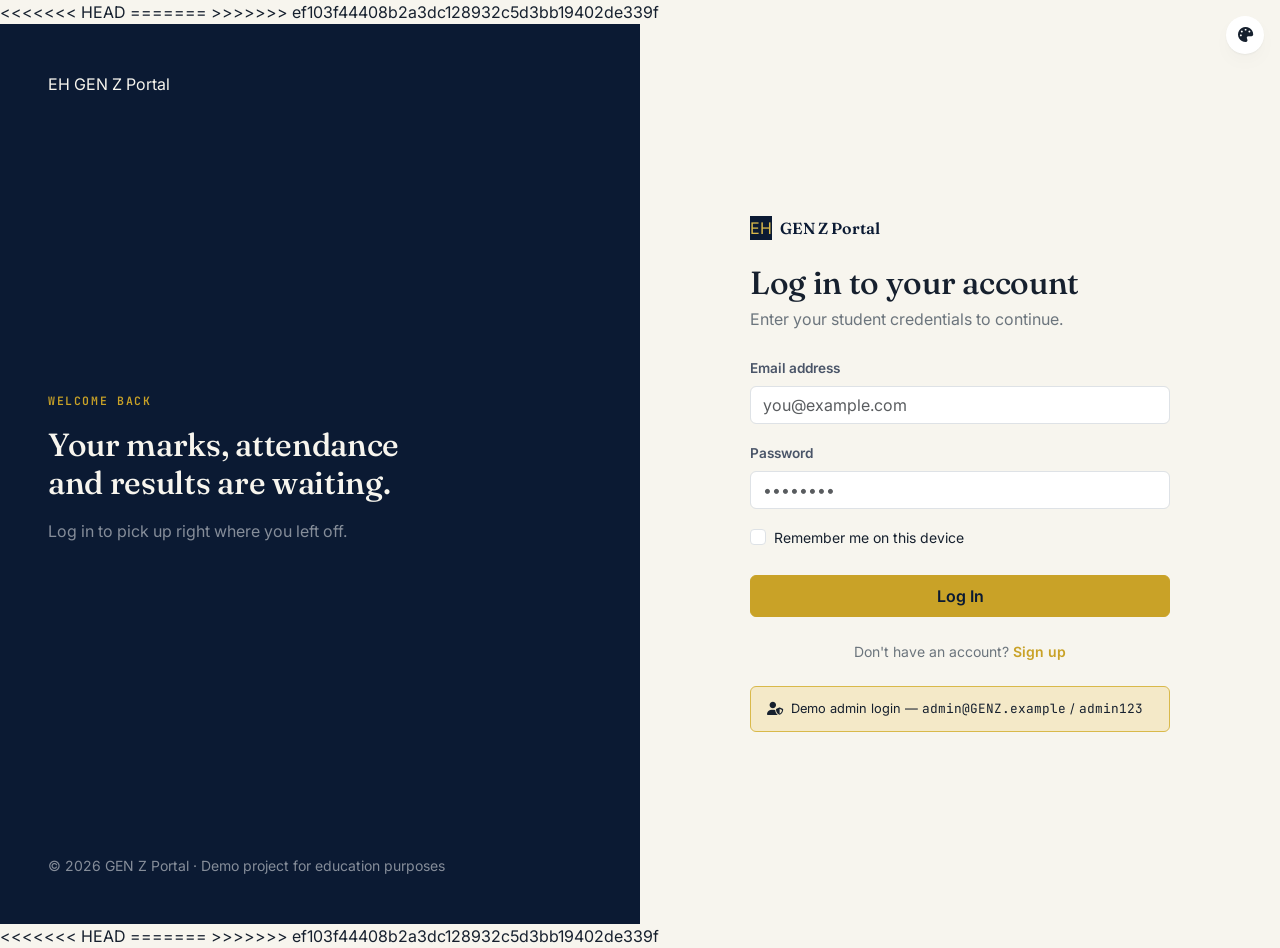
<file: marks.html>
<!DOCTYPE html>
<html lang="en">
<head>
<meta charset="UTF-8">
<meta name="viewport" content="width=device-width, initial-scale=1.0">
<<<<<<< HEAD
<script>(function(){try{var t=localStorage.getItem("portalTheme");if(t&&t!=="classic")document.documentElement.setAttribute("data-theme",t);}catch(e){}})();</script>
=======
>>>>>>> ef103f44408b2a3dc128932c5d3bb19402de339f
<title>Marks — GEN Z Portal</title>
<link href="https://cdn.jsdelivr.net/npm/bootstrap@5.3.3/dist/css/bootstrap.min.css" rel="stylesheet">
<link rel="stylesheet" href="https://cdnjs.cloudflare.com/ajax/libs/font-awesome/6.5.2/css/all.min.css">
<link rel="stylesheet" href="css/style.css">
</head>
<body>

<div class="shell">
  <aside class="sidebar" id="sidebar">
    <div class="brand"><span class="seal">EH</span> GEN Z</div>
    <div class="nav-section-label">Main</div>
    <a href="dashboard.html" class="side-link"><i class="fa-solid fa-gauge"></i> Dashboard</a>
    <a href="marks.html" class="side-link active"><i class="fa-solid fa-graduation-cap"></i> Marks</a>
    <a href="attendance.html" class="side-link"><i class="fa-solid fa-calendar-days"></i> Attendance</a>
    <a href="results.html" class="side-link"><i class="fa-solid fa-file-circle-check"></i> Results</a>
    <div class="nav-section-label">Account</div>
    <a href="profile.html" class="side-link"><i class="fa-solid fa-id-card"></i> Profile</a>
    <a href="#" class="side-link" id="logoutLink"><i class="fa-solid fa-right-from-bracket"></i> Log Out</a>
  </aside>
  <div class="sidebar-backdrop" id="sidebarBackdrop"></div>

  <div class="main-content">
    <div class="topbar">
      <div class="d-flex align-items-center gap-3">
        <button class="btn btn-sm btn-outline-secondary sidebar-toggle-btn" id="sidebarToggle"><i class="fa-solid fa-bars"></i></button>
        <div>
          <div class="fw-semibold" style="font-family:'Fraunces',serif;">Marks</div>
          <div class="small text-secondary">Subject-wise internal, external & total marks</div>
        </div>
      </div>
      <div class="avatar-circle" id="avatarInit">--</div>
    </div>

    <div class="page-body">
      <div class="row g-3 mb-4">
        <div class="col-6 col-lg-3">
          <div class="kpi-card">
            <div class="kpi-label">Average Score</div>
            <div class="kpi-value" id="kpiAvg">--%</div>
          </div>
        </div>
        <div class="col-6 col-lg-3">
          <div class="kpi-card">
            <div class="kpi-label">Highest</div>
            <div class="kpi-value" id="kpiHigh">--</div>
          </div>
        </div>
        <div class="col-6 col-lg-3">
          <div class="kpi-card">
            <div class="kpi-label">Lowest</div>
            <div class="kpi-value" id="kpiLow">--</div>
          </div>
        </div>
        <div class="col-6 col-lg-3">
          <div class="kpi-card">
            <div class="kpi-label">Subjects</div>
            <div class="kpi-value" id="kpiCount">--</div>
          </div>
        </div>
      </div>

      <div class="panel">
        <div class="panel-header">
          <h3>Subject-wise Marks</h3>
          <span class="small text-secondary">Internal: 25 · External: 75</span>
        </div>
        <div class="panel-body p-0 table-responsive">
          <table class="ledger" id="marksTable">
            <thead>
              <tr>
                <th>#</th>
                <th>Subject</th>
                <th>Internal</th>
                <th>External</th>
                <th>Total</th>
                <th>Percentage</th>
                <th>Grade</th>
              </tr>
            </thead>
            <tbody></tbody>
          </table>
        </div>
      </div>
    </div>
  </div>
</div>

<script src="https://cdn.jsdelivr.net/npm/bootstrap@5.3.3/dist/js/bootstrap.bundle.min.js"></script>
<<<<<<< HEAD
<script src="js/theme.js"></script>
=======
>>>>>>> ef103f44408b2a3dc128932c5d3bb19402de339f
<script src="js/auth.js"></script>
<script src="js/sidebar.js"></script>
<script src="js/marks.js"></script>
</body>
</html>
</file>
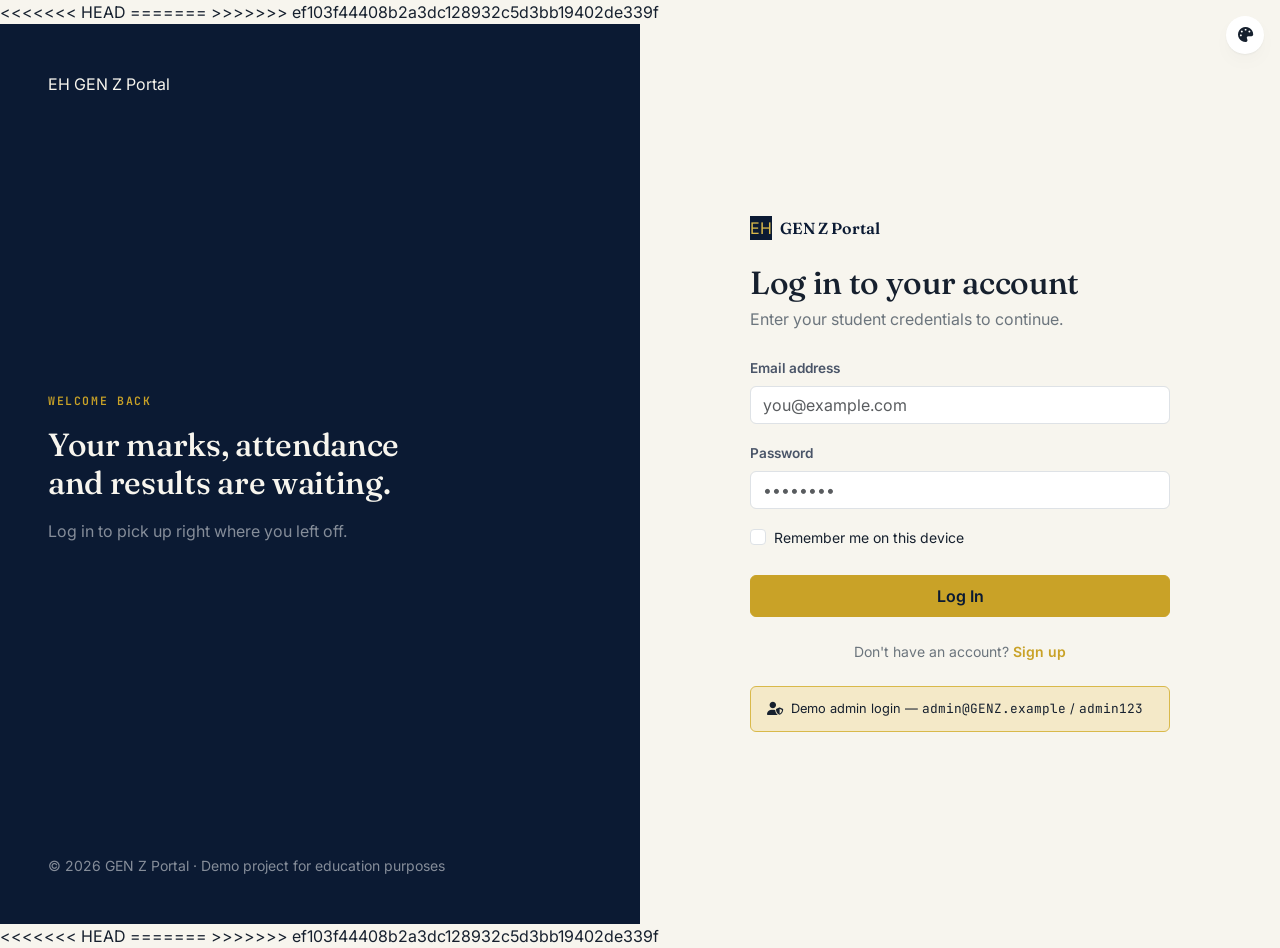
<file: profile.html>
<!DOCTYPE html>
<html lang="en">
<head>
<meta charset="UTF-8">
<meta name="viewport" content="width=device-width, initial-scale=1.0">
<<<<<<< HEAD
<script>(function(){try{var t=localStorage.getItem("portalTheme");if(t&&t!=="classic")document.documentElement.setAttribute("data-theme",t);}catch(e){}})();</script>
=======
>>>>>>> ef103f44408b2a3dc128932c5d3bb19402de339f
<title>Profile — GEN Z Portal</title>
<link href="https://cdn.jsdelivr.net/npm/bootstrap@5.3.3/dist/css/bootstrap.min.css" rel="stylesheet">
<link rel="stylesheet" href="https://cdnjs.cloudflare.com/ajax/libs/font-awesome/6.5.2/css/all.min.css">
<link rel="stylesheet" href="css/style.css">
</head>
<body>

<div class="shell">
  <aside class="sidebar" id="sidebar">
    <div class="brand"><span class="seal">EH</span> GEN Z</div>
    <div class="nav-section-label">Main</div>
    <a href="dashboard.html" class="side-link"><i class="fa-solid fa-gauge"></i> Dashboard</a>
    <a href="marks.html" class="side-link"><i class="fa-solid fa-graduation-cap"></i> Marks</a>
    <a href="attendance.html" class="side-link"><i class="fa-solid fa-calendar-days"></i> Attendance</a>
    <a href="results.html" class="side-link"><i class="fa-solid fa-file-circle-check"></i> Results</a>
    <div class="nav-section-label">Account</div>
    <a href="profile.html" class="side-link active"><i class="fa-solid fa-id-card"></i> Profile</a>
    <a href="#" class="side-link" id="logoutLink"><i class="fa-solid fa-right-from-bracket"></i> Log Out</a>
  </aside>
  <div class="sidebar-backdrop" id="sidebarBackdrop"></div>

  <div class="main-content">
    <div class="topbar">
      <div class="d-flex align-items-center gap-3">
        <button class="btn btn-sm btn-outline-secondary sidebar-toggle-btn" id="sidebarToggle"><i class="fa-solid fa-bars"></i></button>
        <div>
          <div class="fw-semibold" style="font-family:'Fraunces',serif;">Profile</div>
          <div class="small text-secondary">Your personal & account details</div>
        </div>
      </div>
      <div class="avatar-circle" id="avatarInit">--</div>
    </div>

    <div class="page-body">
      <div class="row g-4">
        <div class="col-lg-4">
          <div class="panel p-4 text-center">
            <div class="avatar-circle mx-auto mb-3" style="width:84px;height:84px;font-size:1.6rem;" id="avatarBig">--</div>
            <h3 class="h5 mb-1" id="profName">--</h3>
            <p class="text-secondary small mb-3" id="profCourse">--</p>
            <span class="grade-pill grade-a mono" id="profId">--</span>
          </div>
        </div>

        <div class="col-lg-8">
          <div class="panel mb-4">
            <div class="panel-header"><h3>Personal Details</h3></div>
            <div class="panel-body">
              <div id="profileAlert"></div>
              <form id="profileForm">
                <div class="row g-3">
                  <div class="col-md-6">
                    <label class="form-label small fw-semibold">Full Name</label>
                    <input type="text" class="form-control" name="fullName" required>
                  </div>
                  <div class="col-md-6">
                    <label class="form-label small fw-semibold">Email</label>
                    <input type="email" class="form-control" name="email" disabled>
                  </div>
                  <div class="col-md-6">
                    <label class="form-label small fw-semibold">Course / Branch</label>
                    <select class="form-control form-select" name="course">
                      <option>B.Tech — Computer Engineering</option>
                      <option>B.Tech — Information Technology</option>
                      <option>B.Tech — Electronics</option>
                      <option>Diploma — Computer Engineering</option>
                      <option>Diploma — Mechanical Engineering</option>
                      <option>BCA</option>
                      <option>MCA</option>
                    </select>
                  </div>
                  <div class="col-md-6">
                    <label class="form-label small fw-semibold">Student ID</label>
                    <input type="text" class="form-control" name="studentId" disabled>
                  </div>
                </div>
                <button type="submit" class="btn btn-gold mt-4">Save Changes</button>
              </form>
            </div>
          </div>

          <div class="panel">
            <div class="panel-header"><h3>Change Password</h3></div>
            <div class="panel-body">
              <div id="passwordAlert"></div>
              <form id="passwordForm">
                <div class="row g-3">
                  <div class="col-md-4">
                    <label class="form-label small fw-semibold">Current Password</label>
                    <input type="password" class="form-control" name="current" required>
                  </div>
                  <div class="col-md-4">
                    <label class="form-label small fw-semibold">New Password</label>
                    <input type="password" class="form-control" name="next" required minlength="6">
                  </div>
                  <div class="col-md-4">
                    <label class="form-label small fw-semibold">Confirm New Password</label>
                    <input type="password" class="form-control" name="confirm" required minlength="6">
                  </div>
                </div>
                <button type="submit" class="btn btn-outline-gold mt-4">Update Password</button>
              </form>
            </div>
          </div>
        </div>
      </div>
    </div>
  </div>
</div>

<script src="https://cdn.jsdelivr.net/npm/bootstrap@5.3.3/dist/js/bootstrap.bundle.min.js"></script>
<<<<<<< HEAD
<script src="js/theme.js"></script>
=======
>>>>>>> ef103f44408b2a3dc128932c5d3bb19402de339f
<script src="js/auth.js"></script>
<script src="js/sidebar.js"></script>
<script src="js/profile.js"></script>
</body>
</html>
</file>
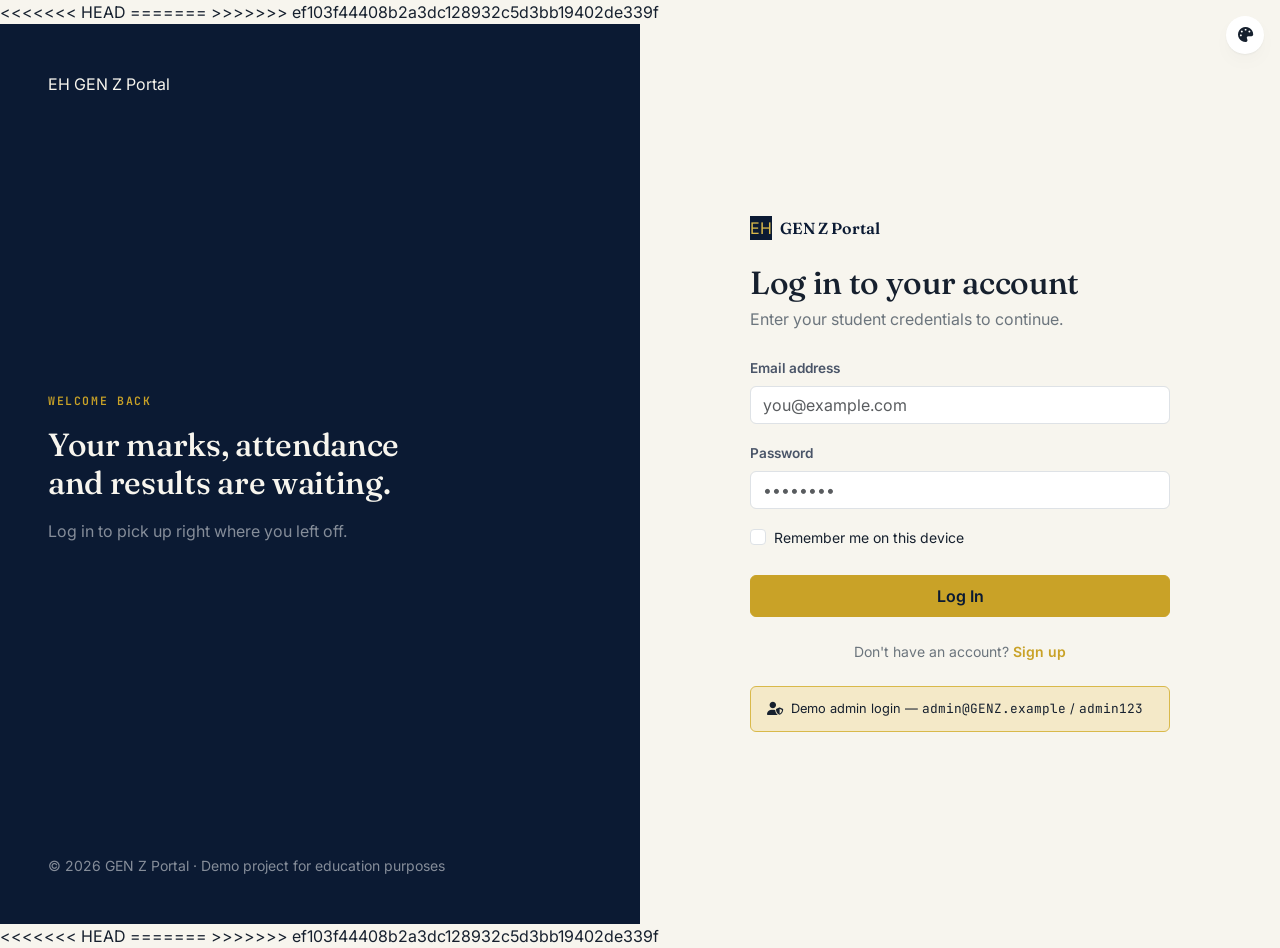
<file: results.html>
<!DOCTYPE html>
<html lang="en">
<head>
<meta charset="UTF-8">
<meta name="viewport" content="width=device-width, initial-scale=1.0">
<<<<<<< HEAD
<script>(function(){try{var t=localStorage.getItem("portalTheme");if(t&&t!=="classic")document.documentElement.setAttribute("data-theme",t);}catch(e){}})();</script>
=======
>>>>>>> ef103f44408b2a3dc128932c5d3bb19402de339f
<title>Results — GEN Z Portal</title>
<link href="https://cdn.jsdelivr.net/npm/bootstrap@5.3.3/dist/css/bootstrap.min.css" rel="stylesheet">
<link rel="stylesheet" href="https://cdnjs.cloudflare.com/ajax/libs/font-awesome/6.5.2/css/all.min.css">
<link rel="stylesheet" href="css/style.css">
</head>
<body>

<div class="shell">
  <aside class="sidebar" id="sidebar">
    <div class="brand"><span class="seal">EH</span> GEN Z</div>
    <div class="nav-section-label">Main</div>
    <a href="dashboard.html" class="side-link"><i class="fa-solid fa-gauge"></i> Dashboard</a>
    <a href="marks.html" class="side-link"><i class="fa-solid fa-graduation-cap"></i> Marks</a>
    <a href="attendance.html" class="side-link"><i class="fa-solid fa-calendar-days"></i> Attendance</a>
    <a href="results.html" class="side-link active"><i class="fa-solid fa-file-circle-check"></i> Results</a>
    <div class="nav-section-label">Account</div>
    <a href="profile.html" class="side-link"><i class="fa-solid fa-id-card"></i> Profile</a>
    <a href="#" class="side-link" id="logoutLink"><i class="fa-solid fa-right-from-bracket"></i> Log Out</a>
  </aside>
  <div class="sidebar-backdrop" id="sidebarBackdrop"></div>

  <div class="main-content">
    <div class="topbar">
      <div class="d-flex align-items-center gap-3">
        <button class="btn btn-sm btn-outline-secondary sidebar-toggle-btn" id="sidebarToggle"><i class="fa-solid fa-bars"></i></button>
        <div>
          <div class="fw-semibold" style="font-family:'Fraunces',serif;">Results</div>
          <div class="small text-secondary">Semester-wise SGPA history</div>
        </div>
      </div>
      <div class="avatar-circle" id="avatarInit">--</div>
    </div>

    <div class="page-body">
      <div class="panel p-4 mb-4 d-flex flex-wrap align-items-center gap-4">
        <div class="seal-badge">
          <div class="text-center">
            <div class="seal-value" id="cgpaVal">--</div>
            <div class="seal-caption">CGPA</div>
          </div>
        </div>
        <div>
          <h2 class="display-font mb-1">Academic Record</h2>
          <p class="text-secondary mb-0">Cumulative grade point average across all completed semesters.</p>
        </div>
      </div>

      <div class="panel">
        <div class="panel-header">
          <h3>Semester Results</h3>
          <button class="btn btn-sm btn-outline-gold" onclick="window.print()"><i class="fa-solid fa-download me-1"></i> Download / Print</button>
        </div>
        <div class="panel-body p-0 table-responsive">
          <table class="ledger" id="resultsTable">
            <thead>
              <tr><th>Semester</th><th>SGPA</th><th>Status</th></tr>
            </thead>
            <tbody></tbody>
          </table>
        </div>
      </div>
    </div>
  </div>
</div>

<script src="https://cdn.jsdelivr.net/npm/bootstrap@5.3.3/dist/js/bootstrap.bundle.min.js"></script>
<<<<<<< HEAD
<script src="js/theme.js"></script>
=======
>>>>>>> ef103f44408b2a3dc128932c5d3bb19402de339f
<script src="js/auth.js"></script>
<script src="js/sidebar.js"></script>
<script src="js/results.js"></script>
</body>
</html>
</file>
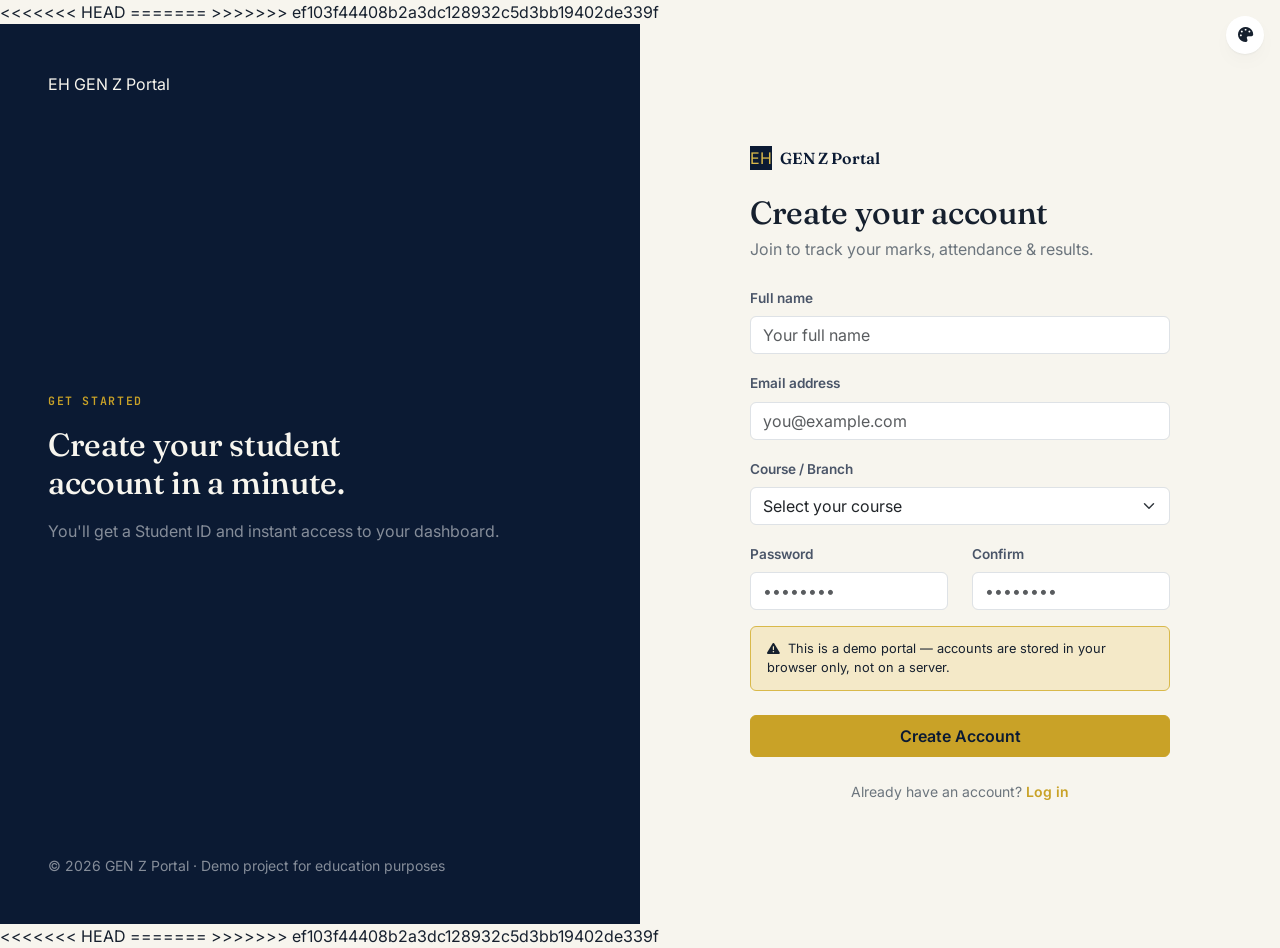
<file: signup.html>
<!DOCTYPE html>
<html lang="en">
<head>
<meta charset="UTF-8">
<meta name="viewport" content="width=device-width, initial-scale=1.0">
<<<<<<< HEAD
<script>(function(){try{var t=localStorage.getItem("portalTheme");if(t&&t!=="classic")document.documentElement.setAttribute("data-theme",t);}catch(e){}})();</script>
=======
>>>>>>> ef103f44408b2a3dc128932c5d3bb19402de339f
<title>Sign Up — GEN Z Portal</title>
<link href="https://cdn.jsdelivr.net/npm/bootstrap@5.3.3/dist/css/bootstrap.min.css" rel="stylesheet">
<link rel="stylesheet" href="https://cdnjs.cloudflare.com/ajax/libs/font-awesome/6.5.2/css/all.min.css">
<link rel="stylesheet" href="css/style.css">
</head>
<body>

<div class="auth-wrap">
  <div class="auth-aside">
    <a href="index.html" class="navbar-brand"><span class="seal">EH</span> GEN Z Portal</a>
    <div>
      <p class="eyebrow mb-3">Get started</p>
      <h1 class="h2 mb-3">Create your student<br>account in a minute.</h1>
      <p class="text-white-50">You'll get a Student ID and instant access to your dashboard.</p>
    </div>
    <div class="small text-white-50">© 2026 GEN Z Portal · Demo project for education purposes</div>
  </div>

  <div class="auth-form-col">
    <div class="auth-card">
      <a href="index.html" class="d-inline-flex align-items-center gap-2 mb-4 text-decoration-none">
        <span class="seal" style="background:var(--navy-950); color:var(--gold-400); border-color:var(--gold-500);">EH</span>
        <span class="fw-semibold" style="color:var(--navy-950); font-family:'Fraunces',serif;">GEN Z Portal</span>
      </a>

      <h2 class="display-font mb-1">Create your account</h2>
      <p class="text-secondary mb-4">Join to track your marks, attendance & results.</p>

      <div id="signupAlert"></div>

      <form id="signupForm" novalidate>
        <div class="mb-3">
          <label class="form-label">Full name</label>
          <input type="text" class="form-control" name="fullName" placeholder="Your full name" required>
        </div>
        <div class="mb-3">
          <label class="form-label">Email address</label>
          <input type="email" class="form-control" name="email" placeholder="you@example.com" required>
        </div>
        <div class="mb-3">
          <label class="form-label">Course / Branch</label>
          <select class="form-control form-select" name="course" required>
            <option value="" selected disabled>Select your course</option>
            <option>B.Tech — Computer Engineering</option>
            <option>B.Tech — Information Technology</option>
            <option>B.Tech — Electronics</option>
            <option>Diploma — Computer Engineering</option>
            <option>Diploma — Mechanical Engineering</option>
            <option>BCA</option>
            <option>MCA</option>
          </select>
        </div>
        <div class="row">
          <div class="col-6 mb-3">
            <label class="form-label">Password</label>
            <input type="password" class="form-control" name="password" placeholder="••••••••" required minlength="6">
          </div>
          <div class="col-6 mb-3">
            <label class="form-label">Confirm</label>
            <input type="password" class="form-control" name="confirmPassword" placeholder="••••••••" required minlength="6">
          </div>
        </div>

        <div class="form-security-note mb-4">
          <i class="fa-solid fa-triangle-exclamation me-1"></i>
          This is a demo portal — accounts are stored in your browser only, not on a server.
        </div>

        <button type="submit" class="btn btn-gold w-100 py-2">Create Account</button>
      </form>

      <p class="text-center small text-secondary mt-4 mb-0">
        Already have an account? <a href="login.html" class="fw-semibold" style="color:var(--gold-500);">Log in</a>
      </p>
    </div>
  </div>
</div>

<script src="https://cdn.jsdelivr.net/npm/bootstrap@5.3.3/dist/js/bootstrap.bundle.min.js"></script>
<<<<<<< HEAD
<script src="js/theme.js"></script>
=======
>>>>>>> ef103f44408b2a3dc128932c5d3bb19402de339f
<script src="js/auth.js"></script>
<script>
  handleSignup(document.getElementById("signupForm"), document.getElementById("signupAlert"));

  if (getCurrentSession()) {
    window.location.href = "dashboard.html";
  }
</script>
</body>
</html>
</file>
<file: css/style.css>
@import url('https://fonts.googleapis.com/css2?family=Fraunces:opsz,wght@9..144,400;9..144,600;9..144,700&family=Inter:wght@400;500;600;700&family=JetBrains+Mono:wght@400;600&display=swap');

:root {
  /* ---- Color tokens ---- */
  --navy-950: #0b1a33;
  --navy-800: #142b52;
  --navy-700: #1c396b;
  --navy-100: #dbe4f3;

  --gold-500: #c9a227;
  --gold-400: #d9b94a;
  --gold-100: #f4e9c8;

  --paper: #f7f5ee;
  --paper-raised: #ffffff;

  --ink-900: #16202e;
  --ink-600: #4a5568;
  --ink-400: #8391a3;
<<<<<<< HEAD
  --ink-rgb: 11, 26, 51;
=======
>>>>>>> ef103f44408b2a3dc128932c5d3bb19402de339f

  --success: #2f7d5b;
  --danger: #b5442e;
  --warning: #c9861a;

  --radius-sm: 6px;
  --radius-md: 12px;
  --radius-lg: 20px;

  --shadow-card: 0 1px 2px rgba(11, 26, 51, 0.06), 0 8px 24px -12px rgba(11, 26, 51, 0.18);
  --shadow-raised: 0 12px 32px -8px rgba(11, 26, 51, 0.28);
}

* { box-sizing: border-box; }

html { scroll-behavior: smooth; }

body {
  font-family: 'Inter', system-ui, sans-serif;
  background-color: var(--paper);
  color: var(--ink-900);
  -webkit-font-smoothing: antialiased;
}

h1, h2, h3, h4, .display-font {
  font-family: 'Fraunces', Georgia, serif;
  letter-spacing: -0.01em;
}

.mono, .data-figure, table.ledger td.num {
  font-family: 'JetBrains Mono', ui-monospace, monospace;
}

a { text-decoration: none; }

:focus-visible {
  outline: 3px solid var(--gold-400);
  outline-offset: 2px;
}

/* =========================================================================
   Utility eyebrow / labels
   ========================================================================= */
.eyebrow {
  font-family: 'JetBrains Mono', monospace;
  font-size: 0.72rem;
  letter-spacing: 0.14em;
  text-transform: uppercase;
  color: var(--gold-500);
  font-weight: 600;
}

/* =========================================================================
   NAVBAR (public site)
   ========================================================================= */
.portal-navbar {
  background: var(--navy-950);
  padding: 0.9rem 0;
  border-bottom: 1px solid rgba(255,255,255,0.06);
}

.portal-navbar .navbar-brand {
  font-family: 'Fraunces', serif;
  font-weight: 700;
  font-size: 1.35rem;
  color: var(--paper) !important;
  display: flex;
  align-items: center;
  gap: 0.55rem;
}

.portal-navbar .navbar-brand .seal {
  width: 34px;
  height: 34px;
  border-radius: 50%;
  border: 2px solid var(--gold-400);
  display: grid;
  place-items: center;
  font-family: 'JetBrains Mono', monospace;
  font-size: 0.7rem;
  color: var(--gold-400);
}

.portal-navbar .nav-link {
  color: var(--navy-100) !important;
  font-weight: 500;
  padding: 0.5rem 1rem !important;
}

.portal-navbar .nav-link:hover,
.portal-navbar .nav-link.active {
  color: var(--gold-400) !important;
}

.btn-gold {
  background: var(--gold-500);
  border: 1px solid var(--gold-500);
  color: var(--navy-950);
  font-weight: 600;
  border-radius: var(--radius-sm);
}
.btn-gold:hover { background: var(--gold-400); color: var(--navy-950); }

.btn-outline-gold {
  border: 1px solid var(--gold-400);
  color: var(--gold-400);
  font-weight: 600;
  border-radius: var(--radius-sm);
  background: transparent;
}
.btn-outline-gold:hover { background: var(--gold-400); color: var(--navy-950); }

/* =========================================================================
   HERO
   ========================================================================= */
.hero {
  background:
    radial-gradient(1200px 500px at 85% -10%, rgba(201,162,39,0.18), transparent 60%),
    var(--navy-950);
  color: var(--paper);
  padding: 5.5rem 0 4.5rem;
  position: relative;
  overflow: hidden;
}

.hero::after {
  content: "";
  position: absolute;
  inset: 0;
  background-image: linear-gradient(rgba(255,255,255,0.035) 1px, transparent 1px);
  background-size: 100% 42px;
  pointer-events: none;
}

.hero h1 {
  font-size: clamp(2.1rem, 4vw, 3.4rem);
  font-weight: 700;
  line-height: 1.12;
}

.hero .lead {
  color: var(--navy-100);
  font-size: 1.1rem;
  max-width: 42ch;
}

/* Ledger stat strip in hero */
.ledger-strip {
  background: var(--navy-800);
  border: 1px solid rgba(255,255,255,0.08);
  border-radius: var(--radius-lg);
  padding: 1.5rem;
}
.ledger-strip .stat-num {
  font-family: 'JetBrains Mono', monospace;
  font-size: 1.6rem;
  font-weight: 600;
  color: var(--gold-400);
}
.ledger-strip .stat-label {
  font-size: 0.75rem;
  color: var(--navy-100);
  text-transform: uppercase;
  letter-spacing: 0.08em;
}

/* =========================================================================
   SEAL — signature element (used on dashboard / results for CGPA etc.)
   ========================================================================= */
.seal-badge {
  width: 108px;
  height: 108px;
  border-radius: 50%;
  background: radial-gradient(circle at 35% 30%, var(--gold-400), var(--gold-500) 70%);
  display: grid;
  place-items: center;
  position: relative;
  box-shadow: var(--shadow-raised);
  flex-shrink: 0;
}
.seal-badge::before {
  content: "";
  position: absolute;
  inset: 6px;
<<<<<<< HEAD
  border: 2px dashed rgba(var(--ink-rgb),0.35);
=======
  border: 2px dashed rgba(11,26,51,0.35);
>>>>>>> ef103f44408b2a3dc128932c5d3bb19402de339f
  border-radius: 50%;
}
.seal-badge .seal-value {
  font-family: 'JetBrains Mono', monospace;
  font-size: 1.5rem;
  font-weight: 700;
  color: var(--navy-950);
}
.seal-badge .seal-caption {
  font-size: 0.55rem;
  letter-spacing: 0.1em;
  text-transform: uppercase;
  color: var(--navy-800);
}

/* =========================================================================
   FEATURE / SECTION CARDS (public site)
   ========================================================================= */
.section-pad { padding: 4.5rem 0; }

.feature-card {
  background: var(--paper-raised);
<<<<<<< HEAD
  border: 1px solid rgba(var(--ink-rgb),0.08);
=======
  border: 1px solid rgba(11,26,51,0.08);
>>>>>>> ef103f44408b2a3dc128932c5d3bb19402de339f
  border-radius: var(--radius-md);
  padding: 1.75rem;
  height: 100%;
  transition: transform .18s ease, box-shadow .18s ease, border-color .18s ease;
}
.feature-card:hover {
  transform: translateY(-4px);
  box-shadow: var(--shadow-card);
  border-color: var(--gold-400);
}
.feature-card .icon-chip {
  width: 46px; height: 46px;
  border-radius: var(--radius-sm);
  background: var(--navy-950);
  color: var(--gold-400);
  display: grid; place-items: center;
  font-size: 1.15rem;
  margin-bottom: 1rem;
}

/* =========================================================================
   AUTH PAGES (login / signup)
   ========================================================================= */
.auth-wrap {
  min-height: 100vh;
  display: grid;
  grid-template-columns: 1fr;
  background: var(--paper);
}
@media (min-width: 992px) {
  .auth-wrap { grid-template-columns: 1fr 1fr; }
}

.auth-aside {
  background: var(--navy-950);
  color: var(--paper);
  padding: 3rem;
  display: none;
  flex-direction: column;
  justify-content: space-between;
  position: relative;
}
@media (min-width: 992px) { .auth-aside { display: flex; } }

.auth-form-col {
  display: flex;
  align-items: center;
  justify-content: center;
  padding: 2.5rem 1.5rem;
}

.auth-card {
  width: 100%;
  max-width: 420px;
}

.auth-card .form-label {
  font-weight: 600;
  font-size: 0.85rem;
  color: var(--ink-600);
}

.auth-card .form-control {
  border-radius: var(--radius-sm);
<<<<<<< HEAD
  border: 1px solid rgba(var(--ink-rgb),0.16);
=======
  border: 1px solid rgba(11,26,51,0.16);
>>>>>>> ef103f44408b2a3dc128932c5d3bb19402de339f
  padding: 0.65rem 0.85rem;
}
.auth-card .form-control:focus {
  border-color: var(--gold-500);
  box-shadow: 0 0 0 3px rgba(201,162,39,0.18);
}

/* =========================================================================
   DASHBOARD SHELL (sidebar layout)
   ========================================================================= */
.shell {
  display: flex;
  min-height: 100vh;
}

.sidebar {
  width: 260px;
  flex-shrink: 0;
  background: var(--navy-950);
  color: var(--navy-100);
  padding: 1.5rem 1rem;
  position: sticky;
  top: 0;
  height: 100vh;
  overflow-y: auto;
  transition: margin-left .25s ease;
}

.sidebar .brand {
  font-family: 'Fraunces', serif;
  font-weight: 700;
  color: var(--paper);
  font-size: 1.15rem;
  display: flex;
  align-items: center;
  gap: 0.5rem;
  padding: 0.4rem 0.6rem 1.4rem;
}

.sidebar .nav-section-label {
  font-family: 'JetBrains Mono', monospace;
  font-size: 0.65rem;
  letter-spacing: 0.12em;
  text-transform: uppercase;
  color: var(--ink-400);
  padding: 1rem 0.6rem 0.4rem;
}

.sidebar .side-link {
  display: flex;
  align-items: center;
  gap: 0.65rem;
  padding: 0.6rem 0.7rem;
  border-radius: var(--radius-sm);
  color: var(--navy-100);
  font-weight: 500;
  font-size: 0.92rem;
  margin-bottom: 2px;
}
.sidebar .side-link:hover { background: rgba(255,255,255,0.06); color: var(--paper); }
.sidebar .side-link.active {
  background: var(--gold-500);
  color: var(--navy-950);
  font-weight: 600;
}
.sidebar .side-link i { width: 18px; text-align: center; }

.main-content {
  flex: 1;
  min-width: 0;
}

.topbar {
  background: var(--paper-raised);
<<<<<<< HEAD
  border-bottom: 1px solid rgba(var(--ink-rgb),0.08);
=======
  border-bottom: 1px solid rgba(11,26,51,0.08);
>>>>>>> ef103f44408b2a3dc128932c5d3bb19402de339f
  padding: 0.9rem 1.5rem;
  display: flex;
  align-items: center;
  justify-content: space-between;
  position: sticky;
  top: 0;
  z-index: 10;
}

.avatar-circle {
  width: 38px; height: 38px;
  border-radius: 50%;
  background: var(--navy-800);
  color: var(--gold-400);
  display: grid;
  place-items: center;
  font-weight: 600;
  font-family: 'JetBrains Mono', monospace;
}

.page-body { padding: 1.75rem; }

/* Sidebar toggle for mobile */
.sidebar-toggle-btn { display: none; }
@media (max-width: 991.98px) {
  .sidebar {
    position: fixed;
    left: 0;
    z-index: 1050;
    margin-left: -260px;
  }
  .sidebar.open { margin-left: 0; box-shadow: var(--shadow-raised); }
  .sidebar-toggle-btn { display: inline-flex; }
  .sidebar-backdrop {
    display: none;
    position: fixed; inset: 0;
<<<<<<< HEAD
    background: rgba(0,0,0,0.45);
=======
    background: rgba(11,26,51,0.45);
>>>>>>> ef103f44408b2a3dc128932c5d3bb19402de339f
    z-index: 1040;
  }
  .sidebar-backdrop.show { display: block; }
}

/* =========================================================================
   STAT / KPI CARDS
   ========================================================================= */
.kpi-card {
  background: var(--paper-raised);
<<<<<<< HEAD
  border: 1px solid rgba(var(--ink-rgb),0.08);
=======
  border: 1px solid rgba(11,26,51,0.08);
>>>>>>> ef103f44408b2a3dc128932c5d3bb19402de339f
  border-radius: var(--radius-md);
  padding: 1.25rem 1.4rem;
  box-shadow: var(--shadow-card);
  height: 100%;
}
.kpi-card .kpi-label {
  font-size: 0.78rem;
  color: var(--ink-600);
  text-transform: uppercase;
  letter-spacing: 0.06em;
  font-weight: 600;
}
.kpi-card .kpi-value {
  font-family: 'JetBrains Mono', monospace;
  font-size: 1.9rem;
  font-weight: 700;
  color: var(--navy-950);
}
.kpi-card .kpi-delta.up { color: var(--success); }
.kpi-card .kpi-delta.down { color: var(--danger); }

.panel {
  background: var(--paper-raised);
<<<<<<< HEAD
  border: 1px solid rgba(var(--ink-rgb),0.08);
=======
  border: 1px solid rgba(11,26,51,0.08);
>>>>>>> ef103f44408b2a3dc128932c5d3bb19402de339f
  border-radius: var(--radius-md);
  box-shadow: var(--shadow-card);
}
.panel-header {
  padding: 1.1rem 1.4rem;
<<<<<<< HEAD
  border-bottom: 1px solid rgba(var(--ink-rgb),0.08);
=======
  border-bottom: 1px solid rgba(11,26,51,0.08);
>>>>>>> ef103f44408b2a3dc128932c5d3bb19402de339f
  display: flex;
  align-items: center;
  justify-content: space-between;
}
.panel-header h2, .panel-header h3 { margin: 0; font-size: 1.05rem; }
.panel-body { padding: 1.4rem; }

/* =========================================================================
   TABLES ("Ledger" style)
   ========================================================================= */
table.ledger {
  width: 100%;
  border-collapse: collapse;
}
table.ledger thead th {
  font-family: 'JetBrains Mono', monospace;
  font-size: 0.7rem;
  text-transform: uppercase;
  letter-spacing: 0.08em;
  color: var(--ink-600);
  border-bottom: 2px solid var(--navy-950);
  padding: 0.6rem 0.75rem;
  text-align: left;
}
table.ledger tbody td {
  padding: 0.7rem 0.75rem;
<<<<<<< HEAD
  border-bottom: 1px solid rgba(var(--ink-rgb),0.08);
=======
  border-bottom: 1px solid rgba(11,26,51,0.08);
>>>>>>> ef103f44408b2a3dc128932c5d3bb19402de339f
  font-size: 0.92rem;
}
table.ledger tbody tr:hover { background: rgba(201,162,39,0.06); }

.grade-pill {
  display: inline-block;
  padding: 0.18rem 0.6rem;
  border-radius: 999px;
  font-family: 'JetBrains Mono', monospace;
  font-size: 0.78rem;
  font-weight: 600;
}
<<<<<<< HEAD
.grade-a { background: color-mix(in srgb, var(--success) 20%, var(--paper-raised)); color: var(--success); }
.grade-b { background: color-mix(in srgb, var(--warning) 22%, var(--paper-raised)); color: var(--warning); }
.grade-c { background: color-mix(in srgb, var(--danger) 20%, var(--paper-raised)); color: var(--danger); }
=======
.grade-a { background: #e4f3ea; color: var(--success); }
.grade-b { background: #fdf3d9; color: var(--warning); }
.grade-c { background: #fbe7e2; color: var(--danger); }
>>>>>>> ef103f44408b2a3dc128932c5d3bb19402de339f

/* =========================================================================
   ATTENDANCE — progress + donut
   ========================================================================= */
.attend-row .progress {
  height: 8px;
  border-radius: 999px;
<<<<<<< HEAD
  background: rgba(var(--ink-rgb),0.08);
=======
  background: rgba(11,26,51,0.08);
>>>>>>> ef103f44408b2a3dc128932c5d3bb19402de339f
}
.attend-row .progress-bar { background: var(--gold-500); }
.attend-row .progress-bar.low { background: var(--danger); }
.attend-row .progress-bar.mid { background: var(--warning); }

.donut {
  --pct: 0;
  width: 168px;
  height: 168px;
  border-radius: 50%;
<<<<<<< HEAD
  background: conic-gradient(var(--gold-500) calc(var(--pct) * 1%), rgba(var(--ink-rgb),0.08) 0);
=======
  background: conic-gradient(var(--gold-500) calc(var(--pct) * 1%), rgba(11,26,51,0.08) 0);
>>>>>>> ef103f44408b2a3dc128932c5d3bb19402de339f
  display: grid;
  place-items: center;
  margin: 0 auto;
}
.donut-inner {
  width: 128px;
  height: 128px;
  border-radius: 50%;
  background: var(--paper-raised);
  display: grid;
  place-items: center;
  text-align: center;
}
.donut-inner .val {
  font-family: 'JetBrains Mono', monospace;
  font-size: 1.7rem;
  font-weight: 700;
}
.donut-inner .lbl {
  font-size: 0.7rem;
  color: var(--ink-600);
  text-transform: uppercase;
  letter-spacing: 0.06em;
}

/* =========================================================================
   NOTICE / ALERT LIST
   ========================================================================= */
.notice-item {
  display: flex;
  gap: 0.85rem;
  padding: 0.85rem 0;
<<<<<<< HEAD
  border-bottom: 1px solid rgba(var(--ink-rgb),0.08);
=======
  border-bottom: 1px solid rgba(11,26,51,0.08);
>>>>>>> ef103f44408b2a3dc128932c5d3bb19402de339f
}
.notice-item:last-child { border-bottom: none; }
.notice-dot {
  width: 8px; height: 8px;
  border-radius: 50%;
  background: var(--gold-500);
  margin-top: 0.4rem;
  flex-shrink: 0;
}
.notice-date {
  font-family: 'JetBrains Mono', monospace;
  font-size: 0.72rem;
  color: var(--ink-400);
}

/* =========================================================================
   FOOTER
   ========================================================================= */
.portal-footer {
  background: var(--navy-950);
  color: var(--navy-100);
  padding: 2.5rem 0 1.5rem;
  font-size: 0.9rem;
}
.portal-footer a { color: var(--navy-100); }
.portal-footer a:hover { color: var(--gold-400); }
.portal-footer hr { border-color: rgba(255,255,255,0.1); margin: 1.5rem 0 1rem; }

/* =========================================================================
   MISC
   ========================================================================= */
.text-gold { color: var(--gold-500) !important; }
.bg-navy { background: var(--navy-950) !important; }
.rounded-lg { border-radius: var(--radius-lg) !important; }
.divider-gold {
  width: 46px; height: 3px; background: var(--gold-500); border-radius: 3px;
}

.form-security-note {
  background: var(--gold-100);
  border: 1px solid var(--gold-400);
  border-radius: var(--radius-sm);
  padding: 0.75rem 1rem;
  font-size: 0.8rem;
<<<<<<< HEAD
  color: var(--ink-900);
=======
  color: #6b5410;
>>>>>>> ef103f44408b2a3dc128932c5d3bb19402de339f
}

/* =========================================================================
   ADMIN PANEL
   ========================================================================= */
.admin-badge {
  display: inline-flex;
  align-items: center;
  gap: 0.35rem;
  background: var(--navy-800);
  color: var(--gold-400);
  border: 1px solid rgba(255,255,255,0.12);
  border-radius: 999px;
  padding: 0.25rem 0.7rem;
  font-size: 0.72rem;
  font-weight: 600;
  letter-spacing: 0.04em;
  text-transform: uppercase;
}

.filter-bar {
  background: var(--paper-raised);
<<<<<<< HEAD
  border: 1px solid rgba(var(--ink-rgb),0.08);
=======
  border: 1px solid rgba(11,26,51,0.08);
>>>>>>> ef103f44408b2a3dc128932c5d3bb19402de339f
  border-radius: var(--radius-md);
  padding: 1rem 1.25rem;
}

.table-action-btn {
  width: 32px; height: 32px;
  border-radius: var(--radius-sm);
  display: inline-grid;
  place-items: center;
<<<<<<< HEAD
  border: 1px solid rgba(var(--ink-rgb),0.12);
=======
  border: 1px solid rgba(11,26,51,0.12);
>>>>>>> ef103f44408b2a3dc128932c5d3bb19402de339f
  background: var(--paper-raised);
  color: var(--ink-600);
  transition: all .15s ease;
}
.table-action-btn:hover { border-color: var(--gold-500); color: var(--navy-950); }
.table-action-btn.danger:hover { border-color: var(--danger); color: var(--danger); }

.student-row-avatar {
  width: 34px; height: 34px;
  border-radius: 50%;
  background: var(--navy-950);
  color: var(--gold-400);
  display: grid;
  place-items: center;
  font-size: 0.72rem;
  font-weight: 600;
  font-family: 'JetBrains Mono', monospace;
  flex-shrink: 0;
}

.status-dot {
  width: 8px; height: 8px;
  border-radius: 50%;
  display: inline-block;
  margin-right: 0.4rem;
}
.status-dot.ok { background: var(--success); }
.status-dot.warn { background: var(--danger); }

/* Quick attendance mark control */
.quick-mark {
  display: flex;
  align-items: center;
  gap: 0.4rem;
}
.quick-mark input[type="number"] {
  width: 64px;
  text-align: center;
  font-family: 'JetBrains Mono', monospace;
}
.quick-mark .slash {
  color: var(--ink-400);
  font-weight: 600;
}

.stat-bar-row { margin-bottom: 0.9rem; }
.stat-bar-row .bar-track {
  height: 8px;
  border-radius: 999px;
<<<<<<< HEAD
  background: rgba(var(--ink-rgb),0.08);
=======
  background: rgba(11,26,51,0.08);
>>>>>>> ef103f44408b2a3dc128932c5d3bb19402de339f
  overflow: hidden;
}
.stat-bar-row .bar-fill { height: 100%; background: var(--gold-500); }

.modal-content {
  border-radius: var(--radius-md);
  border: none;
}
.modal-header {
<<<<<<< HEAD
  border-bottom: 1px solid rgba(var(--ink-rgb),0.08);
=======
  border-bottom: 1px solid rgba(11,26,51,0.08);
>>>>>>> ef103f44408b2a3dc128932c5d3bb19402de339f
  font-family: 'Fraunces', serif;
}

@media (prefers-reduced-motion: reduce) {
  * { animation: none !important; transition: none !important; }
}
<<<<<<< HEAD

/* =========================================================================
   COLOR THEMES
   Set via <html data-theme="..."> — default (no attribute) is "classic".
   Every rule above reads these tokens, so switching the block below
   re-skins the whole portal without touching markup.
   ========================================================================= */
[data-theme="ocean"] {
  --navy-950: #06232c;
  --navy-800: #0d3b47;
  --navy-700: #145164;
  --navy-100: #d7edf2;
  --gold-500: #17a2b8;
  --gold-400: #38bdd1;
  --gold-100: #d9f2f5;
  --paper: #f2f8f9;
  --paper-raised: #ffffff;
  --ink-900: #0f2a30;
  --ink-600: #4d6b71;
  --ink-400: #8aa8ad;
  --ink-rgb: 6, 35, 44;
  --success: #1f8a5f;
  --danger: #c1443a;
  --warning: #c78a1a;
}

[data-theme="forest"] {
  --navy-950: #10241a;
  --navy-800: #1b3b28;
  --navy-700: #245236;
  --navy-100: #dcebe0;
  --gold-500: #b07d2a;
  --gold-400: #c99a4c;
  --gold-100: #f3e6cf;
  --paper: #f5f4ee;
  --paper-raised: #ffffff;
  --ink-900: #182619;
  --ink-600: #4c5c4d;
  --ink-400: #869287;
  --ink-rgb: 16, 36, 26;
  --success: #2f7d3f;
  --danger: #ab4638;
  --warning: #b98420;
}

[data-theme="sunset"] {
  --navy-950: #2a1a3d;
  --navy-800: #402759;
  --navy-700: #58366f;
  --navy-100: #f0e2f5;
  --gold-500: #e4593f;
  --gold-400: #ef7c5f;
  --gold-100: #fde2d8;
  --paper: #faf4f5;
  --paper-raised: #ffffff;
  --ink-900: #2b1c30;
  --ink-600: #6a5570;
  --ink-400: #a693ab;
  --ink-rgb: 42, 26, 61;
  --success: #2f8f6c;
  --danger: #c1433f;
  --warning: #cf7c1f;
}

[data-theme="midnight"] {
  --navy-950: #05070c;
  --navy-800: #0d1420;
  --navy-700: #16202e;
  --navy-100: #c9d4e3;
  --gold-500: #e0b23e;
  --gold-400: #ecc667;
  --gold-100: #3a2f13;
  --paper: #0f1522;
  --paper-raised: #161d2c;
  --ink-900: #eef1f7;
  --ink-600: #aeb8cb;
  --ink-400: #77839c;
  --ink-rgb: 255, 255, 255;
  --success: #48b787;
  --danger: #e2695b;
  --warning: #e0a53e;
  --shadow-card: 0 1px 2px rgba(0, 0, 0, 0.3), 0 8px 24px -12px rgba(0, 0, 0, 0.55);
  --shadow-raised: 0 12px 32px -8px rgba(0, 0, 0, 0.65);
}

html { background-color: var(--paper); }
body { transition: background-color .2s ease, color .2s ease; }
.portal-navbar, .sidebar, .topbar, .panel, .kpi-card, .auth-aside, .auth-card {
  transition: background-color .2s ease, border-color .2s ease, color .2s ease;
}

/* =========================================================================
   THEME SWITCHER — floating widget, injected by js/theme.js on every page
   ========================================================================= */
.theme-switcher { position: relative; }

.theme-switcher-btn {
  width: 38px;
  height: 38px;
  border-radius: 50%;
  border: 1px solid rgba(var(--ink-rgb), 0.14);
  background: var(--paper-raised);
  color: var(--ink-900);
  display: grid;
  place-items: center;
  font-size: 0.95rem;
  cursor: pointer;
  box-shadow: var(--shadow-card);
}
.theme-switcher-btn:hover { color: var(--gold-500); }

.theme-switcher-panel {
  position: absolute;
  top: calc(100% + 10px);
  right: 0;
  width: 210px;
  background: var(--paper-raised);
  border: 1px solid rgba(var(--ink-rgb), 0.1);
  border-radius: var(--radius-md);
  box-shadow: var(--shadow-raised);
  padding: 0.6rem;
  z-index: 1200;
  display: none;
}
.theme-switcher-panel.open { display: block; }

.theme-switcher-title {
  font-family: 'JetBrains Mono', monospace;
  font-size: 0.65rem;
  letter-spacing: 0.1em;
  text-transform: uppercase;
  color: var(--ink-400);
  padding: 0.2rem 0.4rem 0.5rem;
}

.theme-option {
  display: flex;
  align-items: center;
  gap: 0.6rem;
  width: 100%;
  border: none;
  background: transparent;
  padding: 0.45rem 0.4rem;
  border-radius: var(--radius-sm);
  font-size: 0.86rem;
  color: var(--ink-900);
  cursor: pointer;
  text-align: left;
}
.theme-option:hover { background: rgba(var(--ink-rgb), 0.06); }
.theme-option.active { background: rgba(var(--ink-rgb), 0.08); font-weight: 600; }

.theme-swatch {
  width: 20px;
  height: 20px;
  border-radius: 50%;
  flex-shrink: 0;
  border: 1px solid rgba(var(--ink-rgb), 0.15);
}
.theme-option .theme-swatch { background: linear-gradient(135deg, var(--swatch-a) 50%, var(--swatch-b) 50%); }

.theme-option.active::after {
  content: "\f00c";
  font-family: "Font Awesome 6 Free";
  font-weight: 900;
  margin-left: auto;
  font-size: 0.72rem;
  color: var(--gold-500);
}

/* Floating placement on pages with no navbar/topbar (auth screens) */
.theme-switcher.theme-switcher-floating {
  position: fixed;
  top: 1rem;
  right: 1rem;
  z-index: 1200;
}
=======
>>>>>>> ef103f44408b2a3dc128932c5d3bb19402de339f
</file>
<file: CIE1/style.css>
*{
    box-sizing:border-box;
    margin:0;
    padding:0;
}

html{
    scroll-behavior:smooth
}


body{
    font-family:Arial,Helvetica,sans-serif;
    background:#f4f7fb;
    color:#182235;
    line-height:1.6}



.site-header{
    background:#102a43;
    color:white;
    padding:20px 7%;display:flex;
    justify-content:space-between;
    align-items:center;
    gap:25px;
    flex-wrap:wrap;
    box-shadow:0 4px 14px rgba(0,0,0,.15)
}
.brand h1{
    font-size:30px;
    letter-spacing:2px
}
.brand p{
    font-size:13px;
    opacity:.8
}

nav{
    display:flex;
    gap:10px;
    flex-wrap:wrap
}
nav a{
    color :white;
    text-decoration:none;
    padding:10px 16px;
    border-radius:7px;
    font-weight:bold ;
    transition:.25s

}
nav a:hover{
    background:#2f80ed;
    transform:translateY(-2px)
}

.hero {
    min-height: 360px;
    display: flex;
    align-items: center;
    padding: 60px 7%;
    background: linear-gradient(135deg, #dceeff, #ffffff);
}

.hero > div {
    max-width: 720px;
}

.eyebrow {
    text-transform: uppercase;
    letter-spacing: 2px;
    color: #2f80ed;
    font-weight: bold;
    font-size: 13px;
}

.hero h2 {
    font-size: 46px;
    line-height: 1.1;
    margin: 12px 0;
}

.hero p:not(.eyebrow) {
    font-size: 18px;
    color: #526173;
    margin-bottom: 25px;
}

.hero-btn {
    display: inline-block;
    background: #2f80ed;
    color: white;
    text-decoration: none;
    padding: 12px 22px;
    border-radius: 8px;
    font-weight: bold;
}

.section {
    padding: 55px 7%;
}

.section h2,
.contact h2 {
    text-align: center;
    font-size: 32px;
}

.section-intro {
    text-align: center;
    color: #64748b;
    margin: 7px 0 30px;
}

.club-container {
    display: flex;
    justify-content: center;
    gap: 25px;
    flex-wrap: wrap;
}

.club-card {
    background: white;
    border: 1px solid #dbe4ef;
    border-radius: 15px;
    width: 31%;
    min-width: 270px;
    overflow: hidden;
    box-shadow: 0 8px 20px rgba(25, 55, 90, 0.08);
    transition: 0.3s;
}

.club-card:hover {
    transform: translateY(-8px);
    box-shadow: 0 15px 30px rgba(25, 55, 90, 0.18);
    border-color: #2f80ed;
}

.club-card img {
    width: 100%;
    height: 180px;
    display: block;
    object-fit: cover;
}

.card-content {
    padding: 22px;
}

.card-content h3 {
    font-size: 22px;
    margin-bottom: 8px;
}

.card-content p {
    color: #5f6f82;
    min-height: 78px;
}

button {
    margin-top: 15px;
    border: 0;
    background: #102a43;
    color: white;
    padding: 10px 17px;
    border-radius: 7px;
    cursor: pointer;
    font-weight: bold;
    transition: 0.25s;
}

button:hover {
    background: #2f80ed;
}

.gallery-section {
    background: #fff;
}

.gallery {
    display: flex;
    justify-content: center;
    gap: 20px;
    flex-wrap: wrap;
}

.gallery img {
    width: 22%;
    min-width: 230px;
    height: 190px;
    object-fit: cover;
    border: 5px solid white;
    outline: 1px solid #d7e1ec;
    border-radius: 12px;
    transition: 0.3s;
    box-shadow: 0 6px 16px rgba(0, 0, 0, 0.08);
}

.gallery img:hover {
    transform: scale(1.04);
    outline-color: #2f80ed;
}

.contact {
    padding: 45px 7%;
    text-align: center;
    background: #eaf3ff;
}

.contact p {
    max-width: 700px;
    margin: 10px auto;
    color: #526173;
}

footer {
    background: #102a43;
    color: white;
    padding: 25px 7%;
    display: flex;
    justify-content: space-between;
    align-items: center;
    gap: 15px;
    flex-wrap: wrap;
}

footer span {
    opacity: 0.85;
}

@media (max-width: 800px) {
    .hero h2 {
        font-size: 36px;
    }

    .club-card {
        width: 100%;
        max-width: 500px;
    }

    .gallery img {
        width: 45%;
    }
}

@media (max-width: 520px) {
    .site-header {
        justify-content: center;
        text-align: center;
    }

    .gallery img {
        width: 100%;
    }

    .hero {
        padding: 45px 6%;
    }
}
</file>
